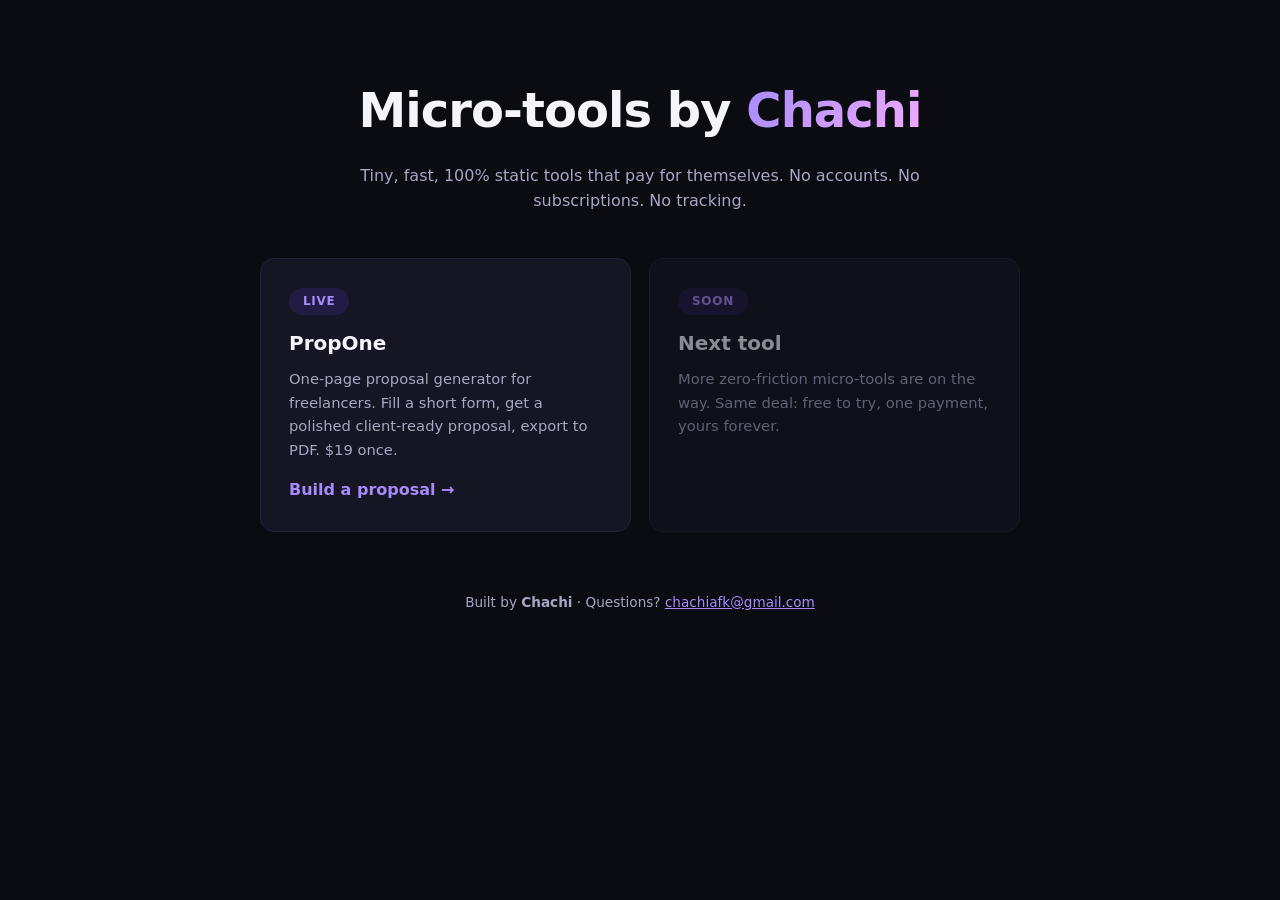
<file: index.html>
<!DOCTYPE html>
<html lang="en">
<head>
<meta charset="UTF-8">
<meta name="viewport" content="width=device-width, initial-scale=1.0">
<title>Chachi — Micro-tools that pay for themselves</title>
<meta name="description" content="Tiny, fast, 100% static micro-tools by Chachi. No accounts, no subscriptions, no tracking.">
<style>
*{box-sizing:border-box;margin:0;padding:0}
body{background:#0b0b12;color:#f4f4fa;font-family:"Inter","Segoe UI",system-ui,sans-serif;line-height:1.6;padding:72px 20px}
.wrap{max-width:760px;margin:0 auto;text-align:center}
h1{font-size:clamp(2rem,5vw,3rem);letter-spacing:-.02em;margin-bottom:14px}
.grad{background:linear-gradient(120deg,#a78bfa,#f0abfc);-webkit-background-clip:text;background-clip:text;color:transparent}
p.sub{color:#a7a7c4;max-width:560px;margin:0 auto 44px}
.grid{display:grid;grid-template-columns:repeat(auto-fit,minmax(240px,1fr));gap:18px;text-align:left}
.card{background:#151523;border:1px solid #23233a;border-radius:14px;padding:28px;display:block;color:inherit;text-decoration:none;transition:transform .12s}
.card:hover{transform:translateY(-3px);text-decoration:none;border-color:#6c3df5}
.card h2{font-size:1.25rem;margin-bottom:8px}
.card p{color:#a7a7c4;font-size:.92rem;margin-bottom:16px}
.tag{display:inline-block;font-size:.75rem;font-weight:800;letter-spacing:.06em;background:rgba(108,61,245,.15);color:#a78bfa;border-radius:99px;padding:4px 14px;margin-bottom:12px}
.cta{color:#a78bfa;font-weight:700}
.soon{opacity:.55}
.foot{margin-top:60px;color:#a7a7c4;font-size:.85rem}
.foot a{color:#a78bfa}
</style>
</head>
<body>
<div class="wrap">
  <h1>Micro-tools by <span class="grad">Chachi</span></h1>
  <p class="sub">Tiny, fast, 100% static tools that pay for themselves. No accounts. No subscriptions. No tracking.</p>
  <div class="grid">
    <a class="card" href="/propone/">
      <span class="tag">LIVE</span>
      <h2>PropOne</h2>
      <p>One-page proposal generator for freelancers. Fill a short form, get a polished client-ready proposal, export to PDF. $19 once.</p>
      <span class="cta">Build a proposal →</span>
    </a>
    <div class="card soon">
      <span class="tag">SOON</span>
      <h2>Next tool</h2>
      <p>More zero-friction micro-tools are on the way. Same deal: free to try, one payment, yours forever.</p>
    </div>
  </div>
  <p class="foot">Built by <strong>Chachi</strong> · Questions? <a href="mailto:chachiafk@gmail.com">chachiafk@gmail.com</a></p>
</div>
</body>
</html>
</file>
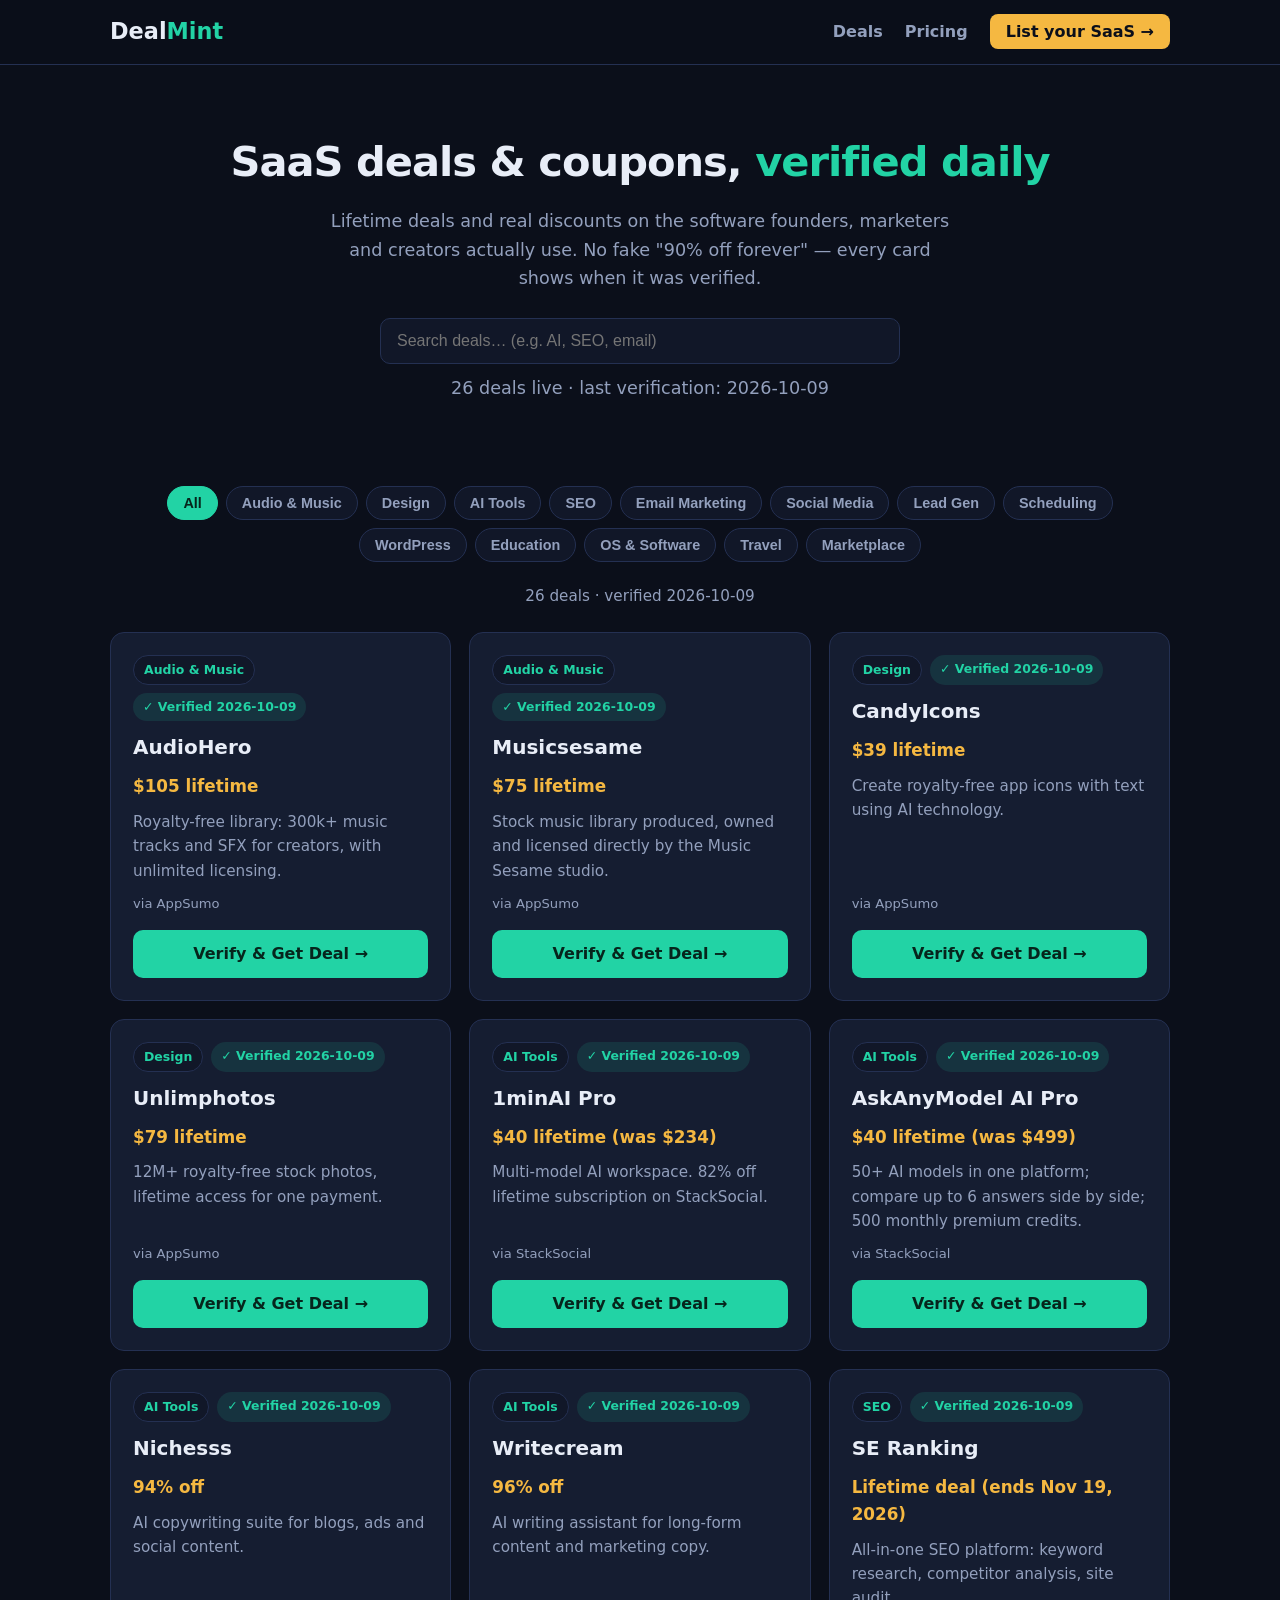
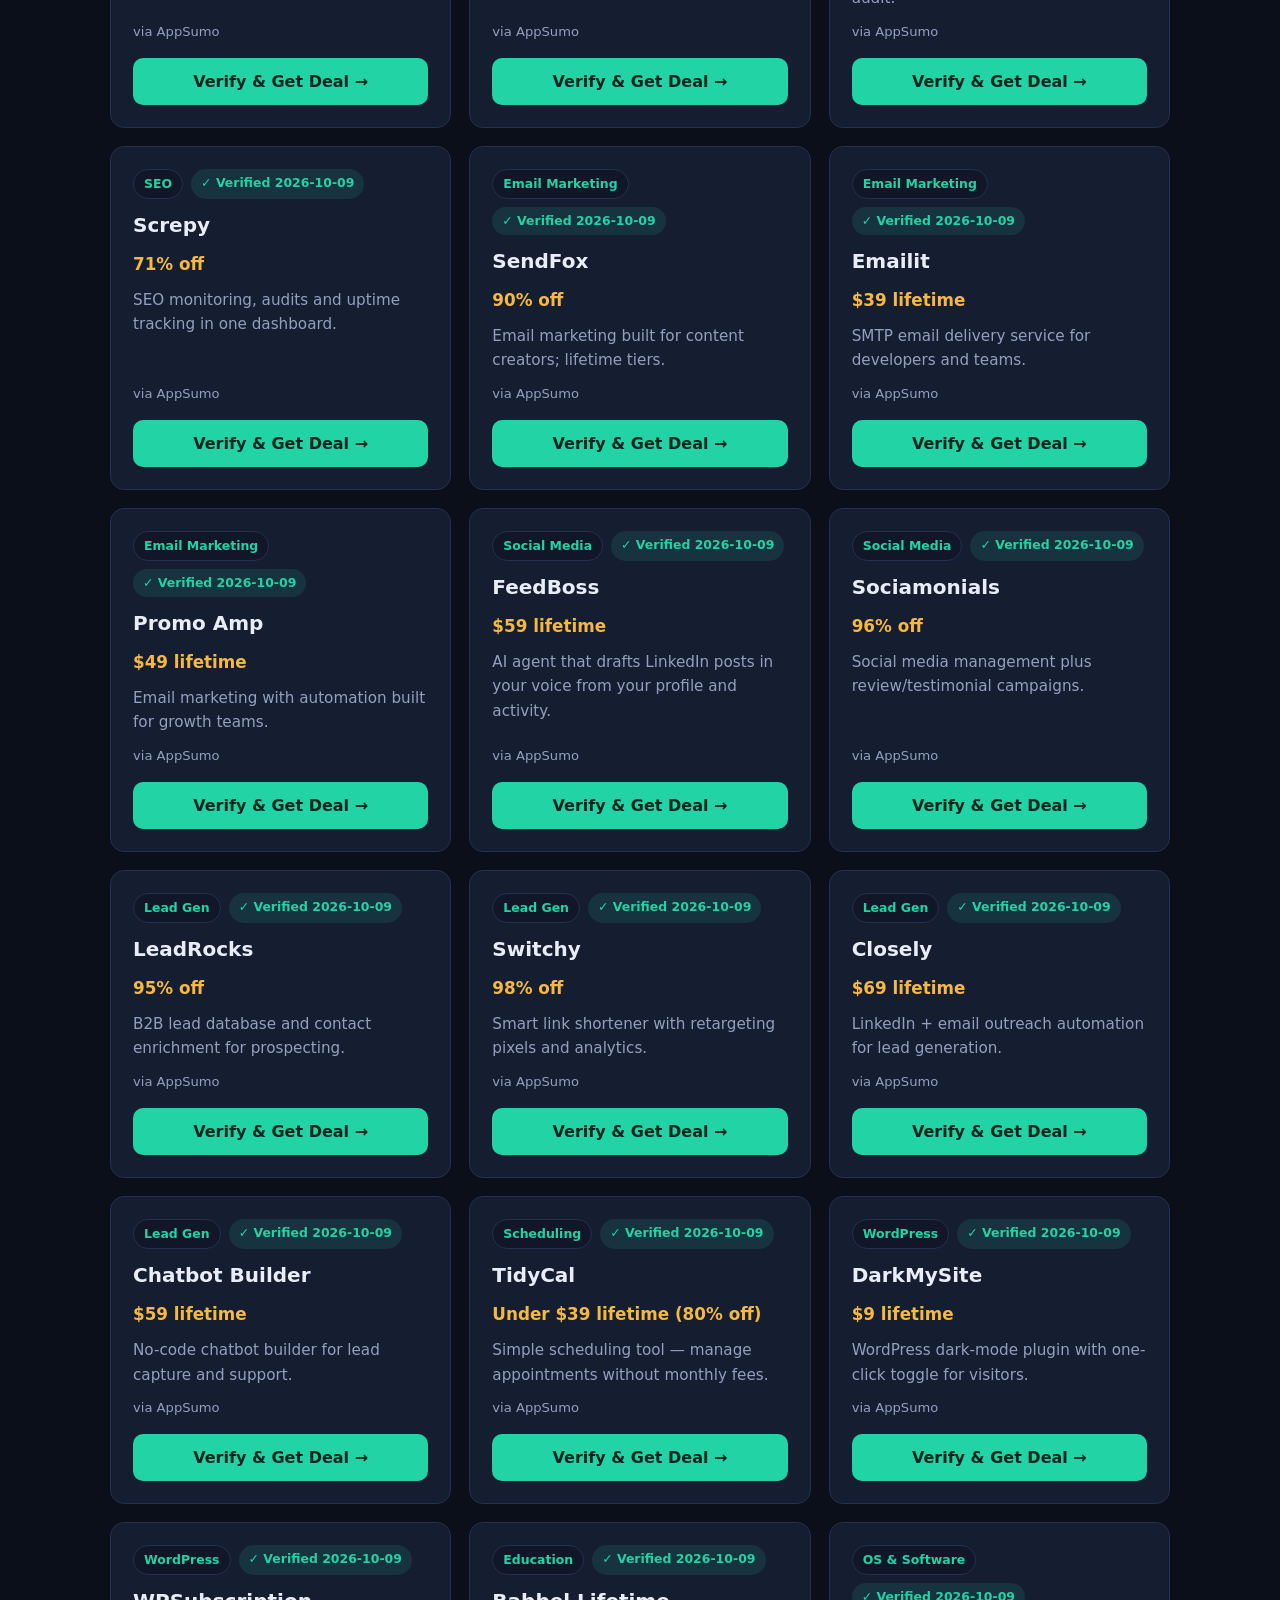
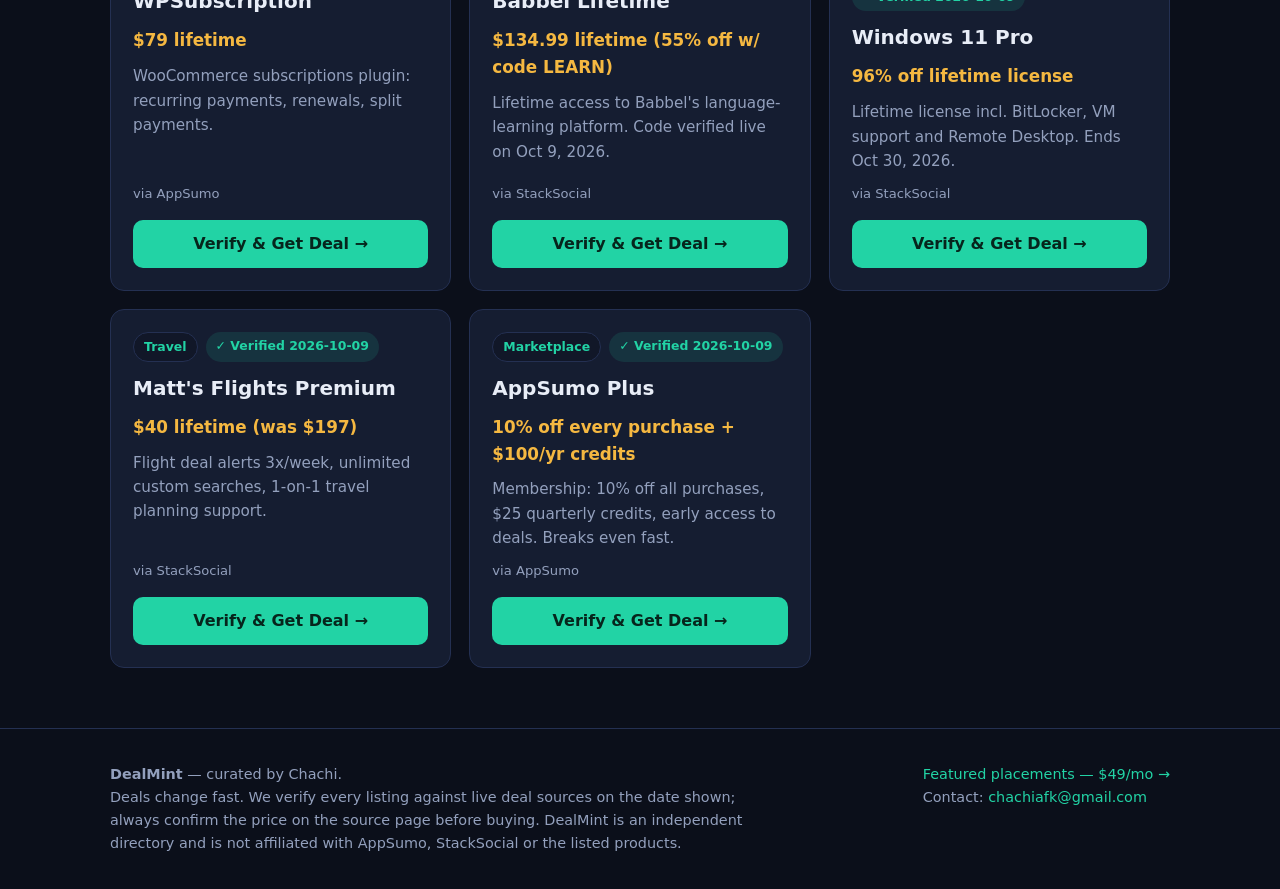
<file: dealmint/index.html>
<!DOCTYPE html>
<html lang="en">
<head>
<meta charset="UTF-8">
<meta name="viewport" content="width=device-width, initial-scale=1.0">
<title>DealMint — SaaS Deals &amp; Coupons, Verified Daily</title>
<meta name="description" content="The freshest SaaS deals, lifetime deals and coupons — verified daily. AI tools, SEO, email marketing, design, scheduling and more.">
<link rel="stylesheet" href="assets/style.css">
</head>
<body>

<nav>
  <div class="wrap">
    <a class="logo" href="index.html">Deal<span>Mint</span></a>
    <ul>
      <li><a href="index.html">Deals</a></li>
      <li><a href="pricing.html">Pricing</a></li>
      <li><a class="cta" href="pricing.html">List your SaaS →</a></li>
    </ul>
  </div>
</nav>

<header class="hero">
  <div class="wrap">
    <h1>SaaS deals &amp; coupons, <span>verified daily</span></h1>
    <p>Lifetime deals and real discounts on the software founders, marketers and creators actually use. No fake "90% off forever" — every card shows when it was verified.</p>
    <div class="searchbar">
      <input id="search" type="search" placeholder="Search deals… (e.g. AI, SEO, email)" aria-label="Search deals">
    </div>
    <p class="hint">26 deals live · last verification: 2026-10-09</p>
  </div>
</header>

<main class="wrap">
  <div id="catBar" class="catbar"></div>
  <p id="count" class="count"></p>
  <div id="grid" class="grid"></div>
</main>

<footer>
  <div class="wrap">
    <div class="disc">
      <p><strong>DealMint</strong> — curated by Chachi.</p>
      <p>Deals change fast. We verify every listing against live deal sources on the date shown; always confirm the price on the source page before buying. DealMint is an independent directory and is not affiliated with AppSumo, StackSocial or the listed products.</p>
    </div>
    <div>
      <p><a href="pricing.html">Featured placements — $49/mo →</a></p>
      <p>Contact: <a href="mailto:chachiafk@gmail.com">chachiafk@gmail.com</a></p>
    </div>
  </div>
</footer>

<script src="assets/deals.js"></script>
</body>
</html>
</file>
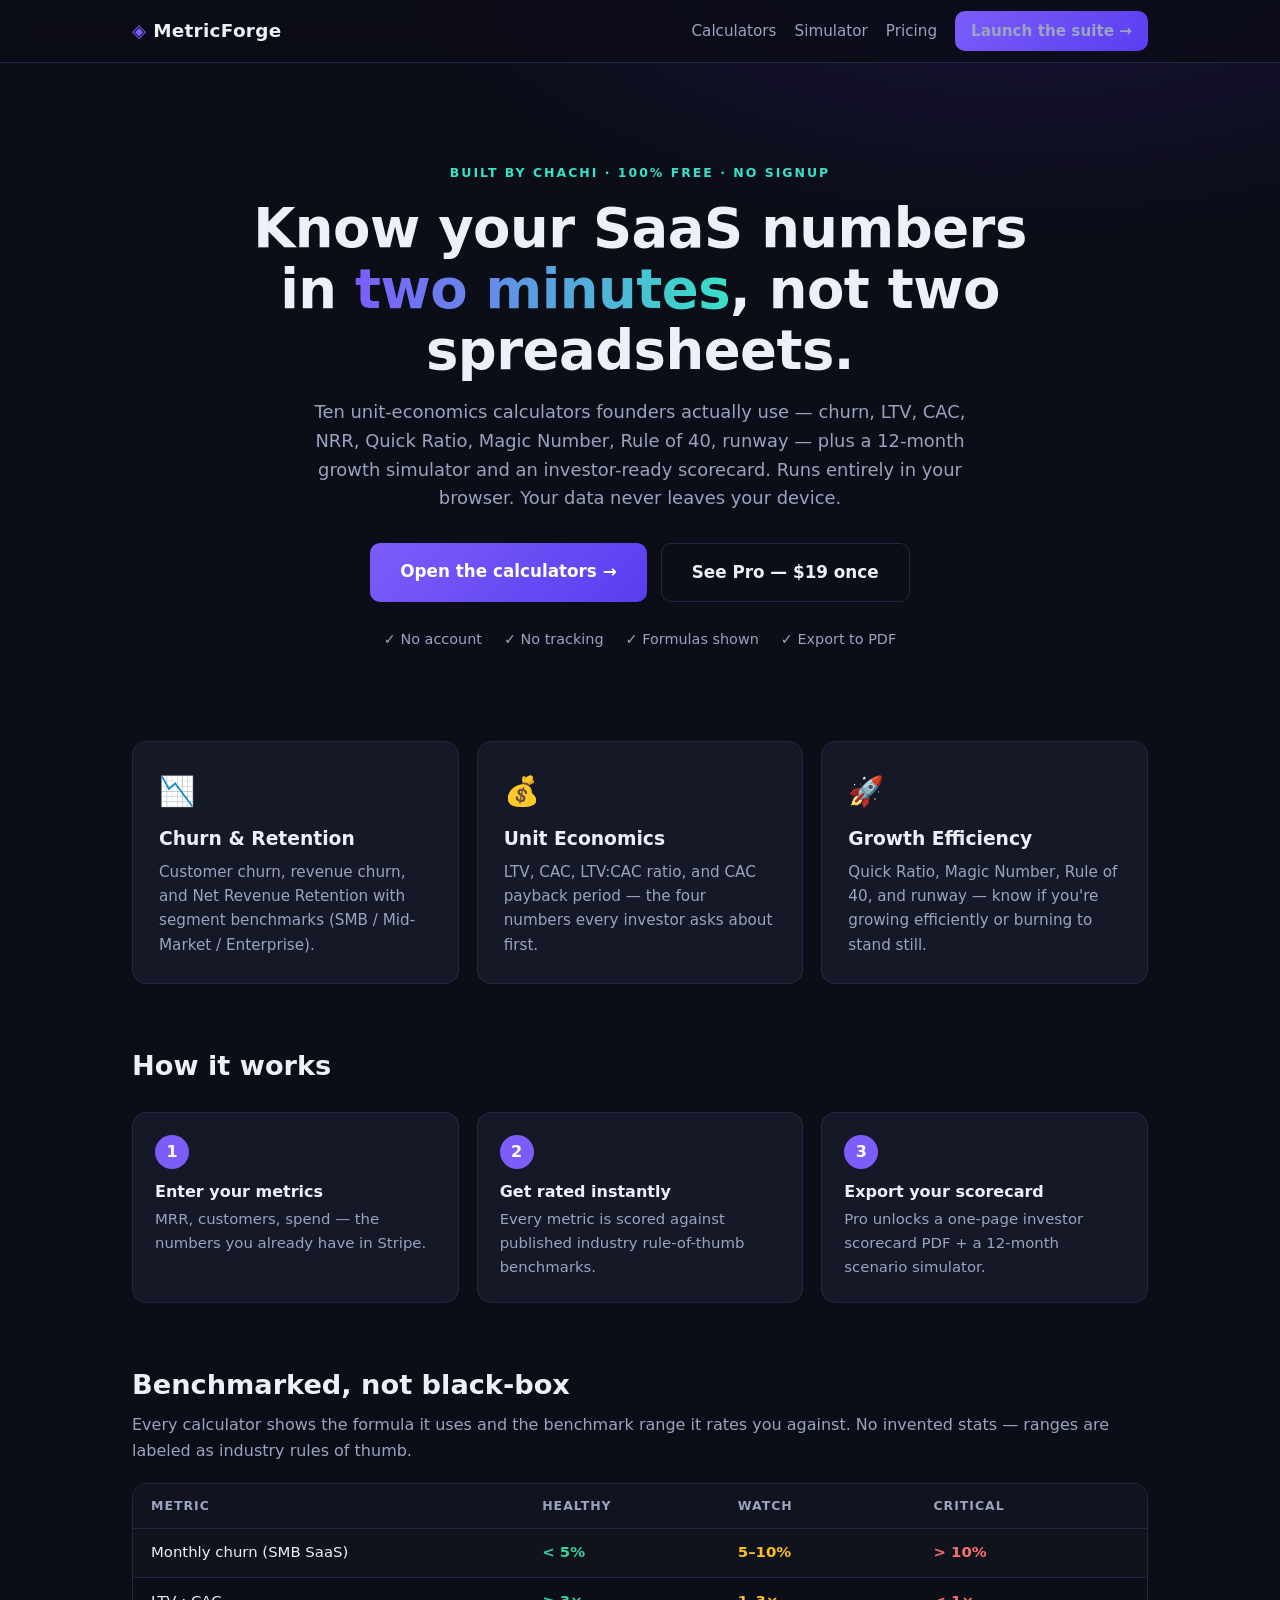
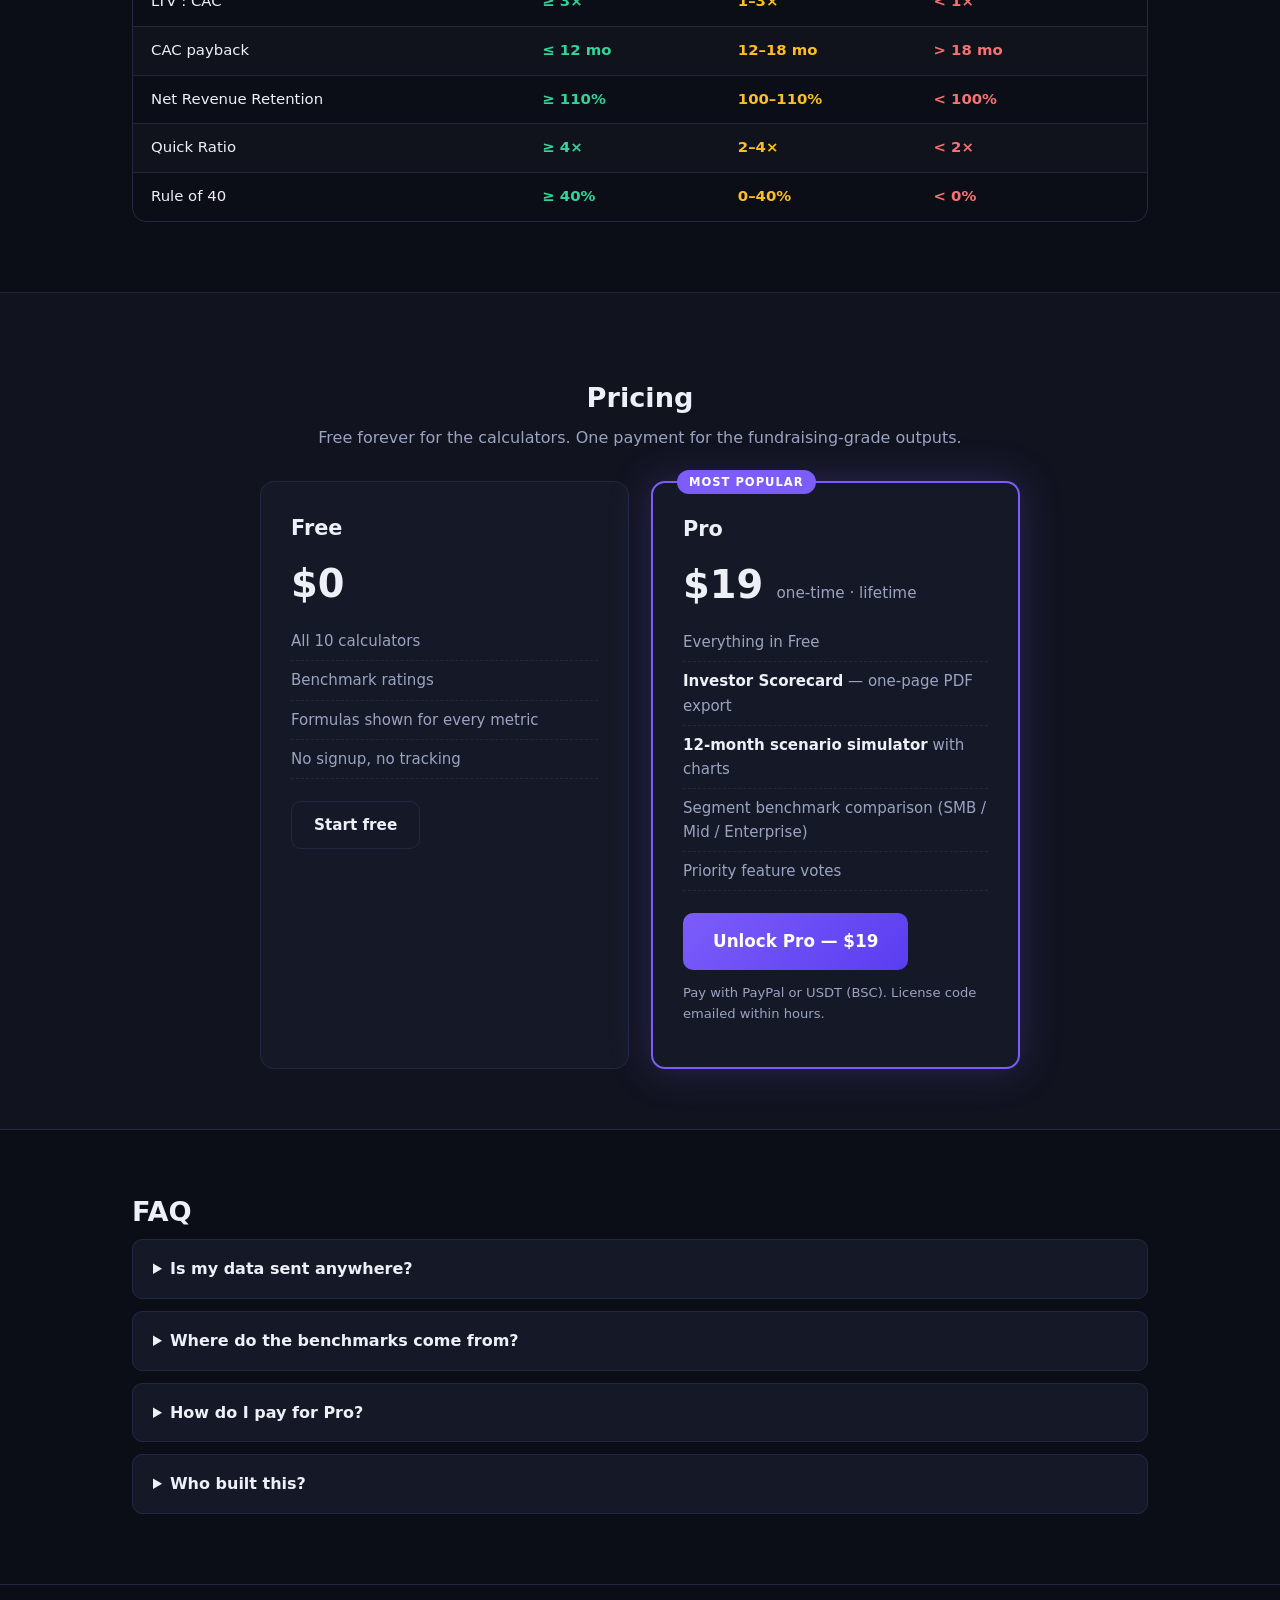
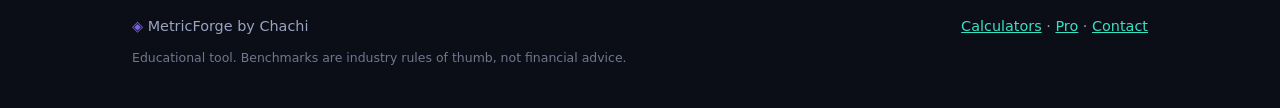
<file: metricforge/index.html>
<!DOCTYPE html>
<html lang="en">
<head>
<meta charset="UTF-8">
<meta name="viewport" content="width=device-width, initial-scale=1.0">
<title>MetricForge — SaaS Unit Economics Suite | Churn, LTV, CAC Calculators</title>
<meta name="description" content="10 free SaaS metrics calculators: churn rate, revenue churn, LTV, CAC, LTV:CAC, CAC payback, NRR, Quick Ratio, Magic Number, Rule of 40, runway + a 12-month scenario simulator. No signup.">
<link rel="stylesheet" href="styles.css">
</head>
<body>
<header class="nav">
  <div class="wrap nav-inner">
    <a class="brand" href="index.html"><span class="brand-mark">◈</span> MetricForge</a>
    <nav class="nav-links">
      <a href="app.html">Calculators</a>
      <a href="app.html#simulator">Simulator</a>
      <a href="#pricing">Pricing</a>
      <a href="app.html" class="btn btn-sm">Launch the suite →</a>
    </nav>
  </div>
</header>

<section class="hero">
  <div class="wrap">
    <p class="eyebrow">Built by Chachi · 100% free · No signup</p>
    <h1>Know your SaaS numbers<br>in <span class="grad">two minutes</span>, not two spreadsheets.</h1>
    <p class="lede">Ten unit-economics calculators founders actually use — churn, LTV, CAC, NRR, Quick Ratio, Magic Number, Rule of 40, runway — plus a 12-month growth simulator and an investor-ready scorecard. Runs entirely in your browser. Your data never leaves your device.</p>
    <div class="cta-row">
      <a href="app.html" class="btn btn-lg">Open the calculators →</a>
      <a href="#pricing" class="btn btn-ghost btn-lg">See Pro — $19 once</a>
    </div>
    <div class="trust-row">
      <span>✓ No account</span><span>✓ No tracking</span><span>✓ Formulas shown</span><span>✓ Export to PDF</span>
    </div>
  </div>
</section>

<section class="wrap grid-3" id="tools">
  <div class="card">
    <div class="card-ico">📉</div>
    <h3>Churn &amp; Retention</h3>
    <p>Customer churn, revenue churn, and Net Revenue Retention with segment benchmarks (SMB / Mid-Market / Enterprise).</p>
  </div>
  <div class="card">
    <div class="card-ico">💰</div>
    <h3>Unit Economics</h3>
    <p>LTV, CAC, LTV:CAC ratio, and CAC payback period — the four numbers every investor asks about first.</p>
  </div>
  <div class="card">
    <div class="card-ico">🚀</div>
    <h3>Growth Efficiency</h3>
    <p>Quick Ratio, Magic Number, Rule of 40, and runway — know if you're growing efficiently or burning to stand still.</p>
  </div>
</section>

<section class="wrap how">
  <h2>How it works</h2>
  <div class="steps">
    <div class="step"><span class="n">1</span><h4>Enter your metrics</h4><p>MRR, customers, spend — the numbers you already have in Stripe.</p></div>
    <div class="step"><span class="n">2</span><h4>Get rated instantly</h4><p>Every metric is scored against published industry rule-of-thumb benchmarks.</p></div>
    <div class="step"><span class="n">3</span><h4>Export your scorecard</h4><p>Pro unlocks a one-page investor scorecard PDF + a 12-month scenario simulator.</p></div>
  </div>
</section>

<section class="wrap" id="benchmarks">
  <h2>Benchmarked, not black-box</h2>
  <p class="sub">Every calculator shows the formula it uses and the benchmark range it rates you against. No invented stats — ranges are labeled as industry rules of thumb.</p>
  <div class="bench-table">
    <div class="bench-row bench-head"><span>Metric</span><span>Healthy</span><span>Watch</span><span>Critical</span></div>
    <div class="bench-row"><span>Monthly churn (SMB SaaS)</span><span class="ok">&lt; 5%</span><span class="warn">5–10%</span><span class="bad">&gt; 10%</span></div>
    <div class="bench-row"><span>LTV : CAC</span><span class="ok">≥ 3×</span><span class="warn">1–3×</span><span class="bad">&lt; 1×</span></div>
    <div class="bench-row"><span>CAC payback</span><span class="ok">≤ 12 mo</span><span class="warn">12–18 mo</span><span class="bad">&gt; 18 mo</span></div>
    <div class="bench-row"><span>Net Revenue Retention</span><span class="ok">≥ 110%</span><span class="warn">100–110%</span><span class="bad">&lt; 100%</span></div>
    <div class="bench-row"><span>Quick Ratio</span><span class="ok">≥ 4×</span><span class="warn">2–4×</span><span class="bad">&lt; 2×</span></div>
    <div class="bench-row"><span>Rule of 40</span><span class="ok">≥ 40%</span><span class="warn">0–40%</span><span class="bad">&lt; 0%</span></div>
  </div>
</section>

<section class="pricing" id="pricing">
  <div class="wrap">
    <h2>Pricing</h2>
    <p class="sub">Free forever for the calculators. One payment for the fundraising-grade outputs.</p>
    <div class="plans">
      <div class="plan">
        <h3>Free</h3>
        <p class="price">$0</p>
        <ul>
          <li>All 10 calculators</li>
          <li>Benchmark ratings</li>
          <li>Formulas shown for every metric</li>
          <li>No signup, no tracking</li>
        </ul>
        <a href="app.html" class="btn btn-ghost">Start free</a>
      </div>
      <div class="plan plan-pro">
        <div class="badge">MOST POPULAR</div>
        <h3>Pro</h3>
        <p class="price">$19 <span>one-time · lifetime</span></p>
        <ul>
          <li>Everything in Free</li>
          <li><strong>Investor Scorecard</strong> — one-page PDF export</li>
          <li><strong>12-month scenario simulator</strong> with charts</li>
          <li>Segment benchmark comparison (SMB / Mid / Enterprise)</li>
          <li>Priority feature votes</li>
        </ul>
        <a href="app.html#pro" class="btn btn-lg">Unlock Pro — $19</a>
        <p class="pay-note">Pay with PayPal or USDT (BSC). License code emailed within hours.</p>
      </div>
    </div>
  </div>
</section>

<section class="wrap faq">
  <h2>FAQ</h2>
  <details><summary>Is my data sent anywhere?</summary><p>No. MetricForge runs 100% in your browser. There is no backend, no database, no analytics. Close the tab and your numbers are gone (unless you export them).</p></details>
  <details><summary>Where do the benchmarks come from?</summary><p>Published industry rules of thumb (the ranges VCs and operators quote publicly — e.g. LTV:CAC ≥ 3, Rule of 40 ≥ 40%). They are labeled as such on every result, never presented as our own research.</p></details>
  <details><summary>How do I pay for Pro?</summary><p>PayPal to <strong>chachiafk@gmail.com</strong> or USDT (BEP-20 / BSC network only) to <code>0xb2a38e074808f0c0d4ee9c13f5894c6c601fb172</code>. Email your receipt to <strong>chachiafk@gmail.com</strong> with subject <strong>METRICFORGE PRO</strong> and you'll receive a lifetime license code.</p></details>
  <details><summary>Who built this?</summary><p>MetricForge is built and maintained by <strong>Chachi</strong> — independent maker of practical tools for founders.</p></details>
</section>

<footer>
  <div class="wrap foot-inner">
    <span><span class="brand-mark">◈</span> MetricForge by Chachi</span>
    <span class="foot-links"><a href="app.html">Calculators</a> · <a href="app.html#pro">Pro</a> · <a href="mailto:chachiafk@gmail.com">Contact</a></span>
  </div>
  <p class="disclaimer wrap">Educational tool. Benchmarks are industry rules of thumb, not financial advice.</p>
</footer>
</body>
</html>
</file>
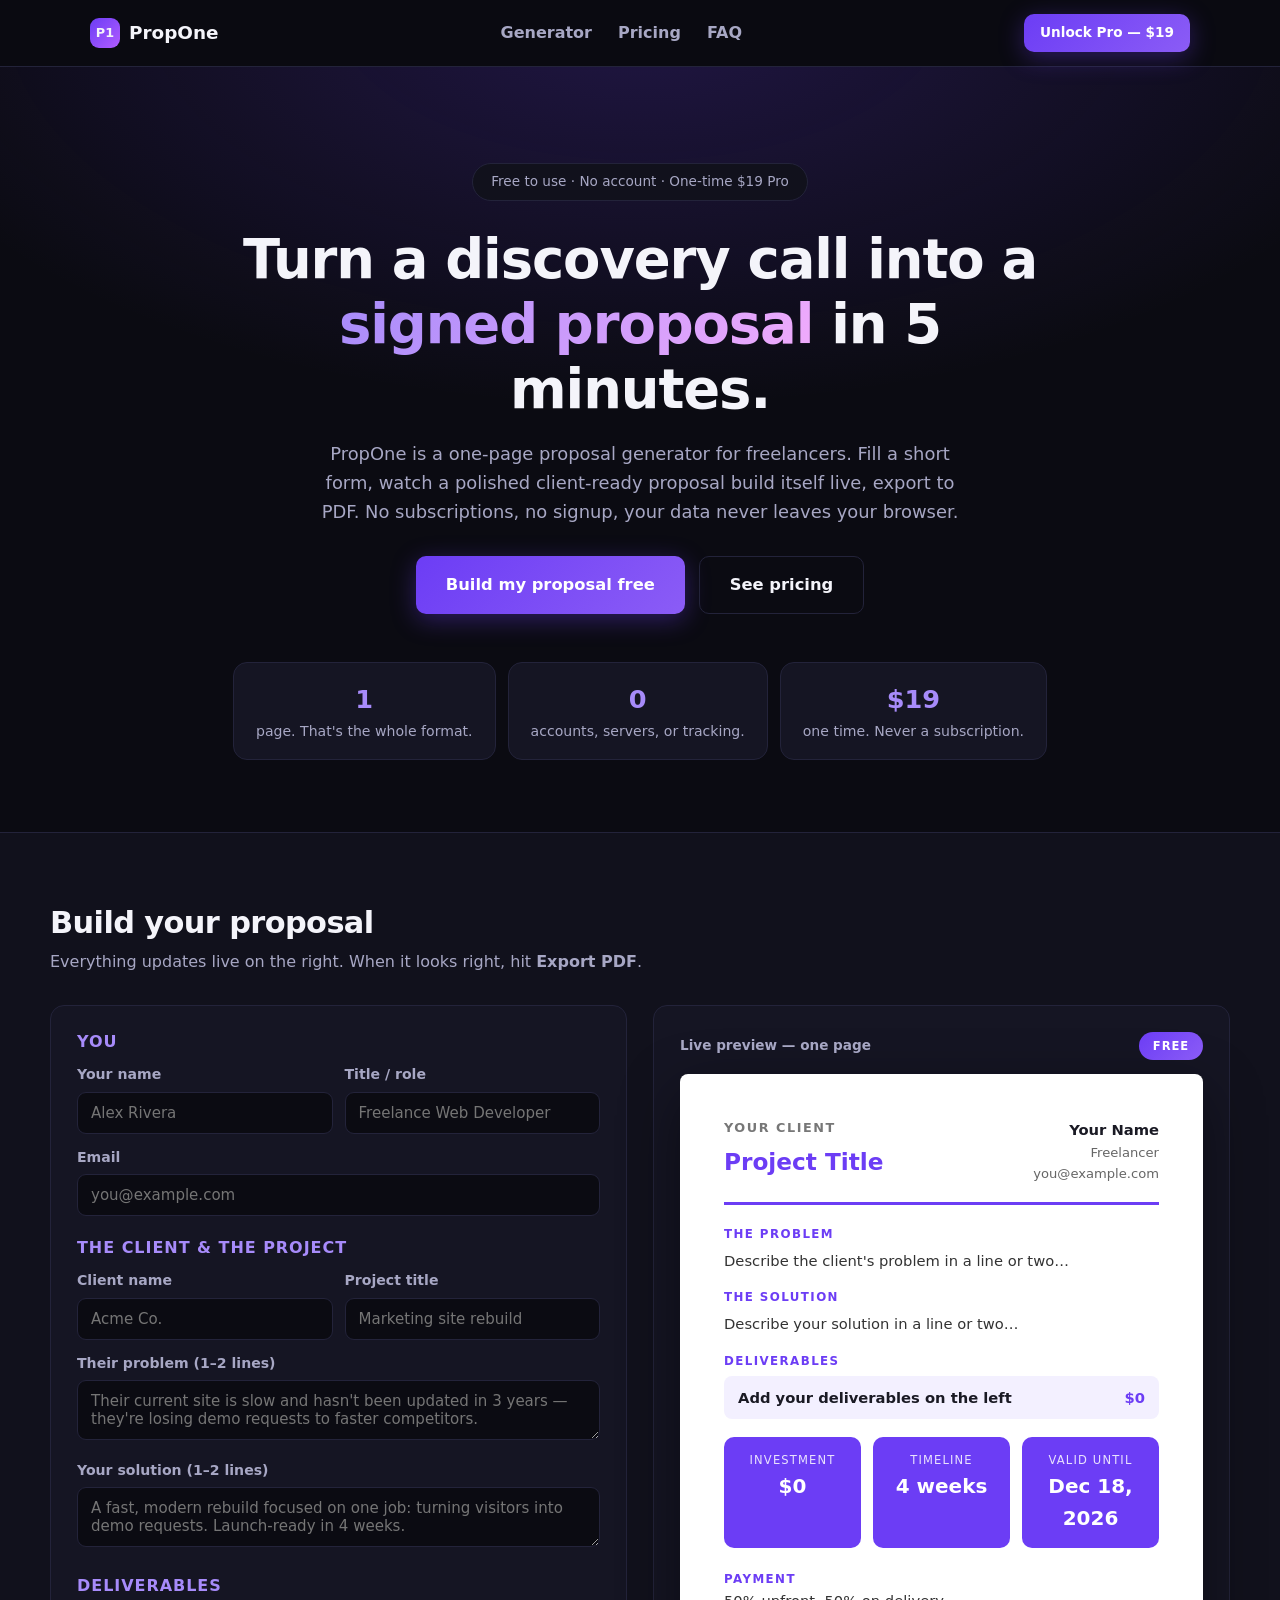
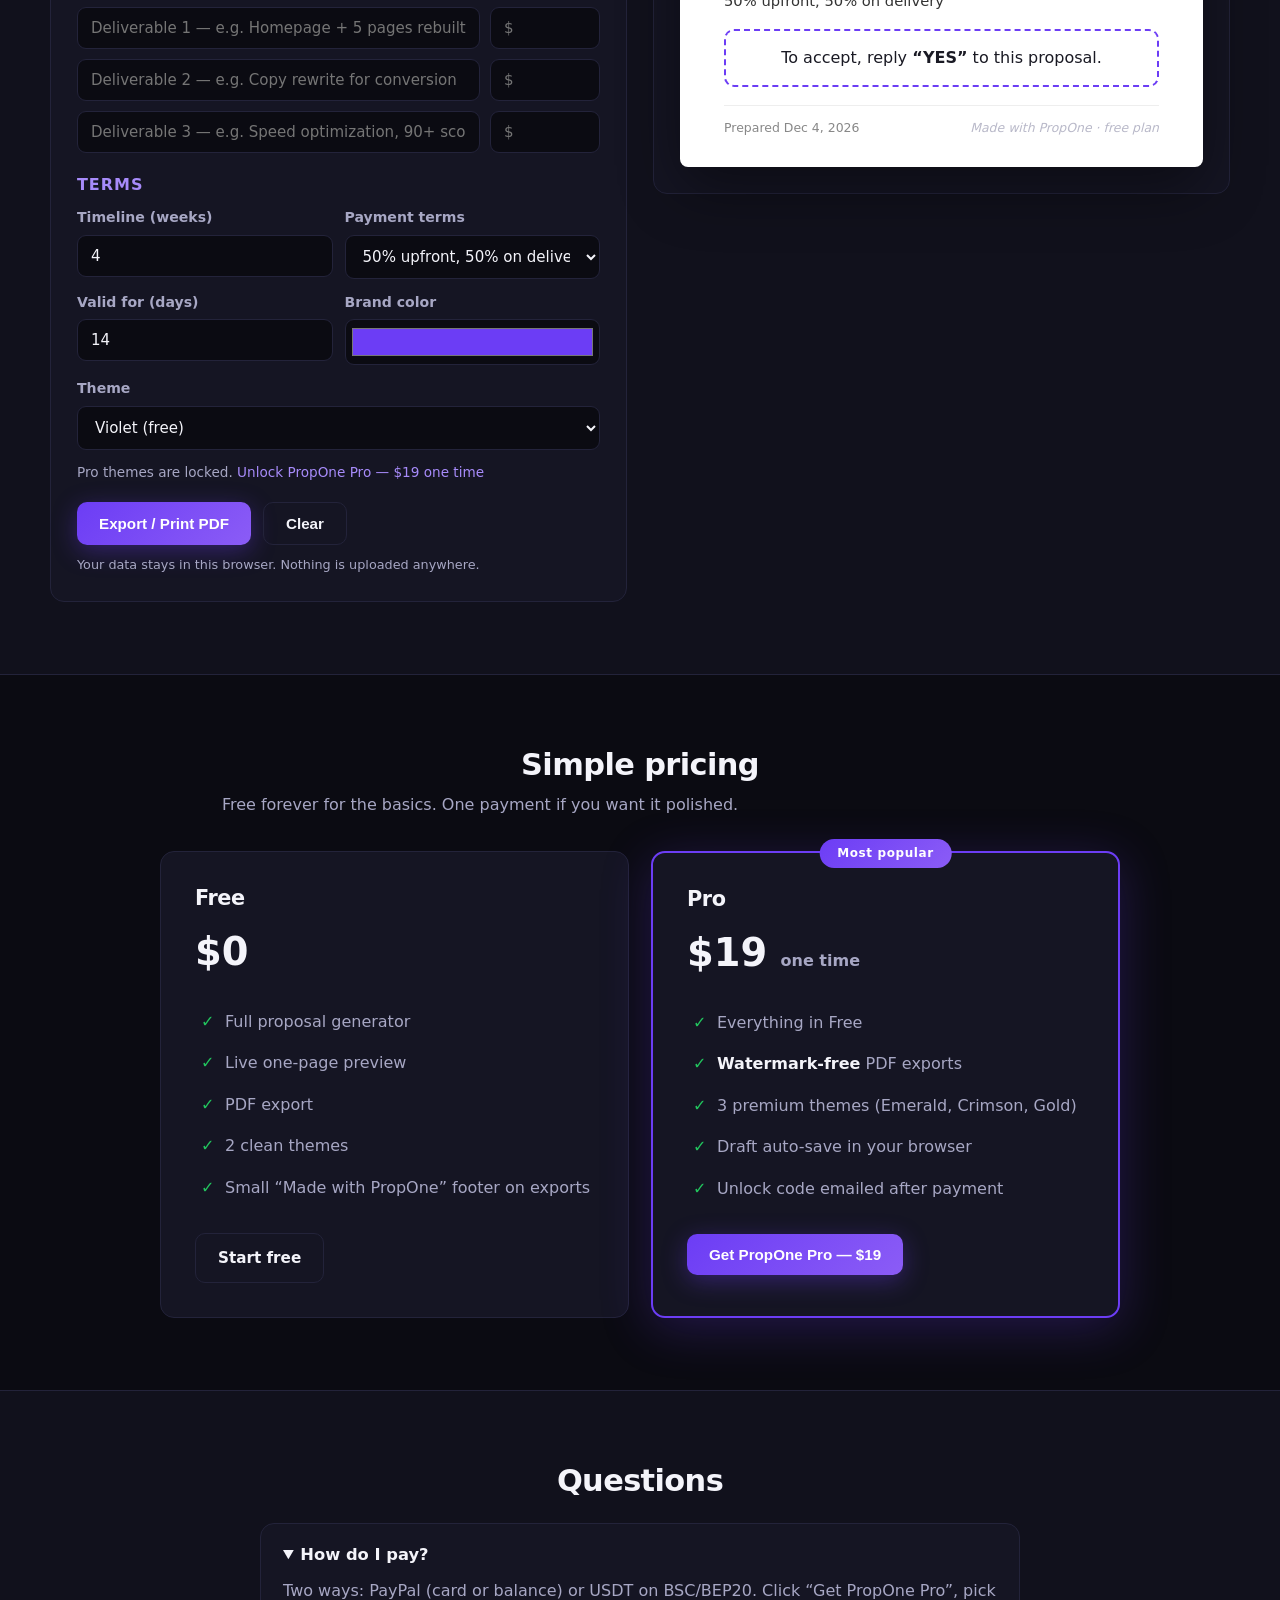
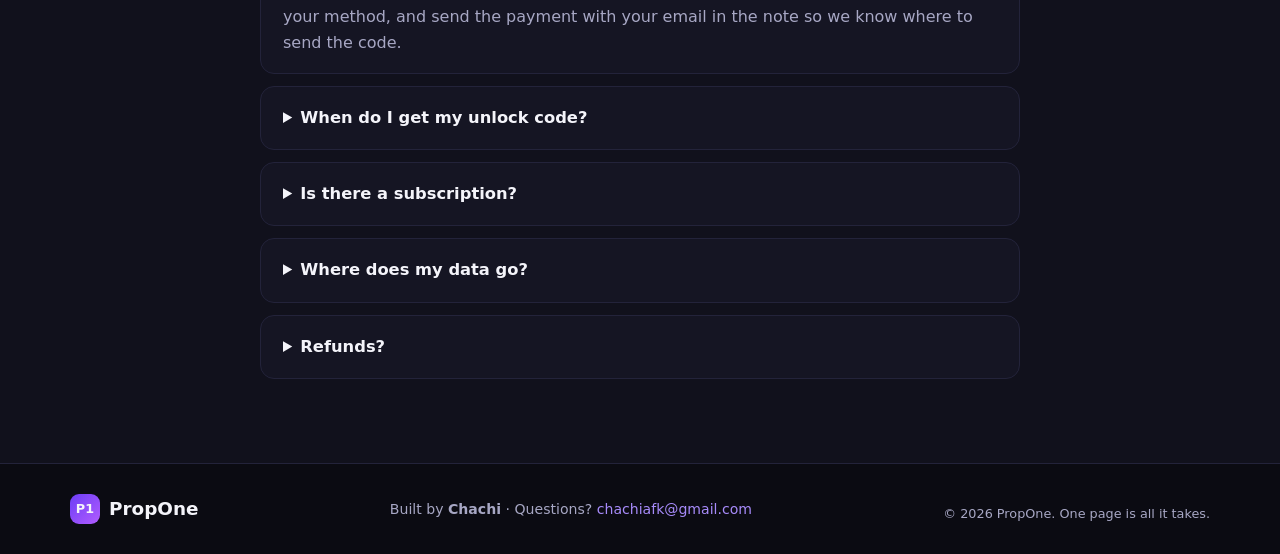
<file: propone/index.html>
<!DOCTYPE html>
<html lang="en">
<head>
<meta charset="UTF-8">
<meta name="viewport" content="width=device-width, initial-scale=1.0">
<title>PropOne — One-Page Proposals That Win Freelance Clients</title>
<meta name="description" content="PropOne is a free one-page proposal generator for freelancers. Fill a short form, get a polished client-ready proposal, export to PDF. Pro is $19 once.">
<link rel="stylesheet" href="style.css">
</head>
<body>

<header class="nav">
  <div class="nav-inner">
    <a class="brand" href="#top"><span class="brand-mark">P1</span> PropOne</a>
    <nav class="nav-links">
      <a href="#generator">Generator</a>
      <a href="#pricing">Pricing</a>
      <a href="#faq">FAQ</a>
    </nav>
    <a class="btn btn-primary btn-sm" href="#pricing">Unlock Pro — $19</a>
  </div>
</header>

<main id="top">

<section class="hero">
  <div class="hero-inner">
    <p class="eyebrow">Free to use · No account · One-time $19 Pro</p>
    <h1>Turn a discovery call into a <span class="grad">signed proposal</span> in 5 minutes.</h1>
    <p class="sub">PropOne is a one-page proposal generator for freelancers. Fill a short form, watch a polished client-ready proposal build itself live, export to PDF. No subscriptions, no signup, your data never leaves your browser.</p>
    <div class="hero-cta">
      <a class="btn btn-primary btn-lg" href="#generator">Build my proposal free</a>
      <a class="btn btn-ghost btn-lg" href="#pricing">See pricing</a>
    </div>
    <div class="hero-proof">
      <div><strong>1</strong><span>page. That's the whole format.</span></div>
      <div><strong>0</strong><span>accounts, servers, or tracking.</span></div>
      <div><strong>$19</strong><span>one time. Never a subscription.</span></div>
    </div>
  </div>
</section>

<section id="generator" class="app-section">
  <div class="app-wrap">
    <h2>Build your proposal</h2>
    <p class="section-sub">Everything updates live on the right. When it looks right, hit <strong>Export PDF</strong>.</p>

    <div class="app-grid">
      <form id="propForm" class="panel form-panel" onsubmit="return false">

        <h3>You</h3>
        <div class="row2">
          <label>Your name<input id="fName" type="text" placeholder="Alex Rivera" autocomplete="off"></label>
          <label>Title / role<input id="fTitle" type="text" placeholder="Freelance Web Developer" autocomplete="off"></label>
        </div>
        <label>Email<input id="fEmail" type="email" placeholder="you@example.com" autocomplete="off"></label>

        <h3>The client &amp; the project</h3>
        <div class="row2">
          <label>Client name<input id="fClient" type="text" placeholder="Acme Co." autocomplete="off"></label>
          <label>Project title<input id="fProject" type="text" placeholder="Marketing site rebuild" autocomplete="off"></label>
        </div>
        <label>Their problem (1–2 lines)<textarea id="fProblem" rows="2" placeholder="Their current site is slow and hasn't been updated in 3 years — they're losing demo requests to faster competitors."></textarea></label>
        <label>Your solution (1–2 lines)<textarea id="fSolution" rows="2" placeholder="A fast, modern rebuild focused on one job: turning visitors into demo requests. Launch-ready in 4 weeks."></textarea></label>

        <h3>Deliverables</h3>
        <div id="deliverableRows">
          <div class="drow"><input class="dDesc" type="text" placeholder="Deliverable 1 — e.g. Homepage + 5 pages rebuilt"><input class="dPrice" type="number" min="0" step="1" placeholder="$"></div>
          <div class="drow"><input class="dDesc" type="text" placeholder="Deliverable 2 — e.g. Copy rewrite for conversion"><input class="dPrice" type="number" min="0" step="1" placeholder="$"></div>
          <div class="drow"><input class="dDesc" type="text" placeholder="Deliverable 3 — e.g. Speed optimization, 90+ score"><input class="dPrice" type="number" min="0" step="1" placeholder="$"></div>
        </div>

        <h3>Terms</h3>
        <div class="row2">
          <label>Timeline (weeks)<input id="fWeeks" type="number" min="1" step="1" value="4"></label>
          <label>Payment terms
            <select id="fTerms">
              <option>50% upfront, 50% on delivery</option>
              <option>100% upfront</option>
              <option>Milestones: 30 / 40 / 30</option>
              <option>Net 14 after delivery</option>
            </select>
          </label>
        </div>
        <div class="row2">
          <label>Valid for (days)<input id="fValid" type="number" min="1" step="1" value="14"></label>
          <label>Brand color<input id="fColor" type="color" value="#6c3df5"></label>
        </div>
        <label>Theme
          <select id="fTheme">
            <option value="violet">Violet (free)</option>
            <option value="ink">Ink (free)</option>
            <option value="emerald" data-pro="1">Emerald — Pro</option>
            <option value="crimson" data-pro="1">Crimson — Pro</option>
            <option value="gold" data-pro="1">Gold — Pro</option>
          </select>
        </label>
        <p class="pro-hint" id="proHint">Pro themes are locked. <a href="#pricing">Unlock PropOne Pro — $19 one time</a></p>

        <div class="form-actions">
          <button class="btn btn-primary" type="button" id="btnPrint">Export / Print PDF</button>
          <button class="btn btn-ghost" type="button" id="btnClear">Clear</button>
        </div>
        <p class="tiny-note">Your data stays in this browser. Nothing is uploaded anywhere.</p>
      </form>

      <div class="panel preview-panel">
        <div class="preview-toolbar">
          <span class="preview-label">Live preview — one page</span>
          <span class="badge" id="tierBadge">FREE</span>
        </div>
        <div id="paper" class="paper theme-violet">
          <div class="paper-head">
            <div>
              <div class="p-client" id="pClient">Your Client</div>
              <div class="p-project" id="pProject">Project Title</div>
            </div>
            <div class="p-from">
              <div class="p-name" id="pName">Your Name</div>
              <div class="p-title" id="pTitle">Freelancer</div>
              <div class="p-email" id="pEmail">you@example.com</div>
            </div>
          </div>
          <div class="p-section"><div class="p-label">The problem</div><p id="pProblem">…</p></div>
          <div class="p-section"><div class="p-label">The solution</div><p id="pSolution">…</p></div>
          <div class="p-section">
            <div class="p-label">Deliverables</div>
            <div id="pDelivs"></div>
          </div>
          <div class="p-total">
            <div><span>Investment</span><strong id="pTotal">$0</strong></div>
            <div><span>Timeline</span><strong id="pWeeks">4 weeks</strong></div>
            <div><span>Valid until</span><strong id="pValid">—</strong></div>
          </div>
          <div class="p-terms"><span class="p-label">Payment</span><p id="pTerms">50% upfront, 50% on delivery</p></div>
          <div class="p-cta" id="pCta">To accept, reply <strong>“YES”</strong> to this proposal.</div>
          <div class="p-foot">
            <span id="pDate"></span>
            <span class="p-watermark" id="pWatermark">Made with PropOne · propones free</span>
          </div>
        </div>
      </div>
    </div>
  </div>
</section>

<section id="pricing" class="pricing-section">
  <div class="pricing-wrap">
    <h2>Simple pricing</h2>
    <p class="section-sub">Free forever for the basics. One payment if you want it polished.</p>
    <div class="cards">
      <div class="card">
        <h3>Free</h3>
        <div class="price">$0</div>
        <ul>
          <li>Full proposal generator</li>
          <li>Live one-page preview</li>
          <li>PDF export</li>
          <li>2 clean themes</li>
          <li>Small “Made with PropOne” footer on exports</li>
        </ul>
        <a class="btn btn-ghost" href="#generator">Start free</a>
      </div>
      <div class="card featured">
        <div class="pop">Most popular</div>
        <h3>Pro</h3>
        <div class="price">$19 <span>one time</span></div>
        <ul>
          <li>Everything in Free</li>
          <li><strong>Watermark-free</strong> PDF exports</li>
          <li>3 premium themes (Emerald, Crimson, Gold)</li>
          <li>Draft auto-save in your browser</li>
          <li>Unlock code emailed after payment</li>
        </ul>
        <button class="btn btn-primary" id="btnBuy">Get PropOne Pro — $19</button>
      </div>
    </div>
  </div>
</section>

<section id="faq" class="faq-section">
  <div class="faq-wrap">
    <h2>Questions</h2>
    <details open><summary>How do I pay?</summary><p>Two ways: PayPal (card or balance) or USDT on BSC/BEP20. Click “Get PropOne Pro”, pick your method, and send the payment with your email in the note so we know where to send the code.</p></details>
    <details><summary>When do I get my unlock code?</summary><p>We review payments a few times a day and email your personal unlock code — usually within a few hours. Enter it once in the generator and Pro stays unlocked in your browser.</p></details>
    <details><summary>Is there a subscription?</summary><p>No. Pro is $19 once, forever. We think proposal tools shouldn't be rent.</p></details>
    <details><summary>Where does my data go?</summary><p>Nowhere. The generator runs entirely in your browser — no account, no server, no tracking. Your client details never leave your machine.</p></details>
    <details><summary>Refunds?</summary><p>7 days, no questions. Email us and we return the $19.</p></details>
  </div>
</section>

</main>

<footer>
  <div class="foot-inner">
    <span class="brand"><span class="brand-mark">P1</span> PropOne</span>
    <span>Built by <strong>Chachi</strong> · Questions? <a href="mailto:chachiafk@gmail.com">chachiafk@gmail.com</a></span>
    <span class="tiny-note">© 2026 PropOne. One page is all it takes.</span>
  </div>
</footer>

<!-- Buy modal -->
<div class="modal-backdrop" id="buyModal" hidden>
  <div class="modal">
    <button class="modal-x" id="modalClose" aria-label="Close">×</button>
    <h3>Get PropOne Pro — $19 one time</h3>
    <p class="tiny-note">After payment, we email your unlock code (usually within a few hours). Put your email in the payment note.</p>
    <div class="pay-tabs">
      <button class="pay-tab active" data-tab="paypal">PayPal</button>
      <button class="pay-tab" data-tab="usdt">USDT (BSC/BEP20)</button>
    </div>
    <div class="pay-pane" id="pane-paypal">
      <p>Pay <strong>$19 USD</strong> with PayPal:</p>
      <a class="btn btn-primary btn-block" id="paypalLink" target="_blank" rel="noopener"
         href="https://www.paypal.com/cgi-bin/webscr?cmd=_xclick&business=chachiafk@gmail.com&item_name=PropOne%20Pro%20-%20one-time%20unlock&amount=19.00&currency_code=USD">Pay $19 with PayPal</a>
      <p class="tiny-note">Opens PayPal checkout. Add your email in the note field.</p>
    </div>
    <div class="pay-pane" id="pane-usdt" hidden>
      <p>Send <strong>19 USDT</strong> (BSC / BEP20 network) to:</p>
      <div class="addr-row">
        <code id="usdtAddr">0xb2a38e074808f0c0d4ee9c13f5894c6c601fb172</code>
        <button class="btn btn-ghost btn-sm" id="btnCopy">Copy</button>
      </div>
      <p class="tiny-note">BSC/BEP20 network only. Include your email in the memo if your wallet supports it, or email us the tx hash.</p>
    </div>
    <div class="unlock-row">
      <label>Have a code? Enter it:<input id="unlockInput" type="text" placeholder="P1-XXXX-XXXX" autocomplete="off" spellcheck="false"></label>
      <button class="btn btn-primary btn-sm" id="btnUnlock">Unlock</button>
    </div>
    <p class="tiny-note" id="unlockMsg"></p>
  </div>
</div>

<script src="app.js"></script>
</body>
</html>
</file>
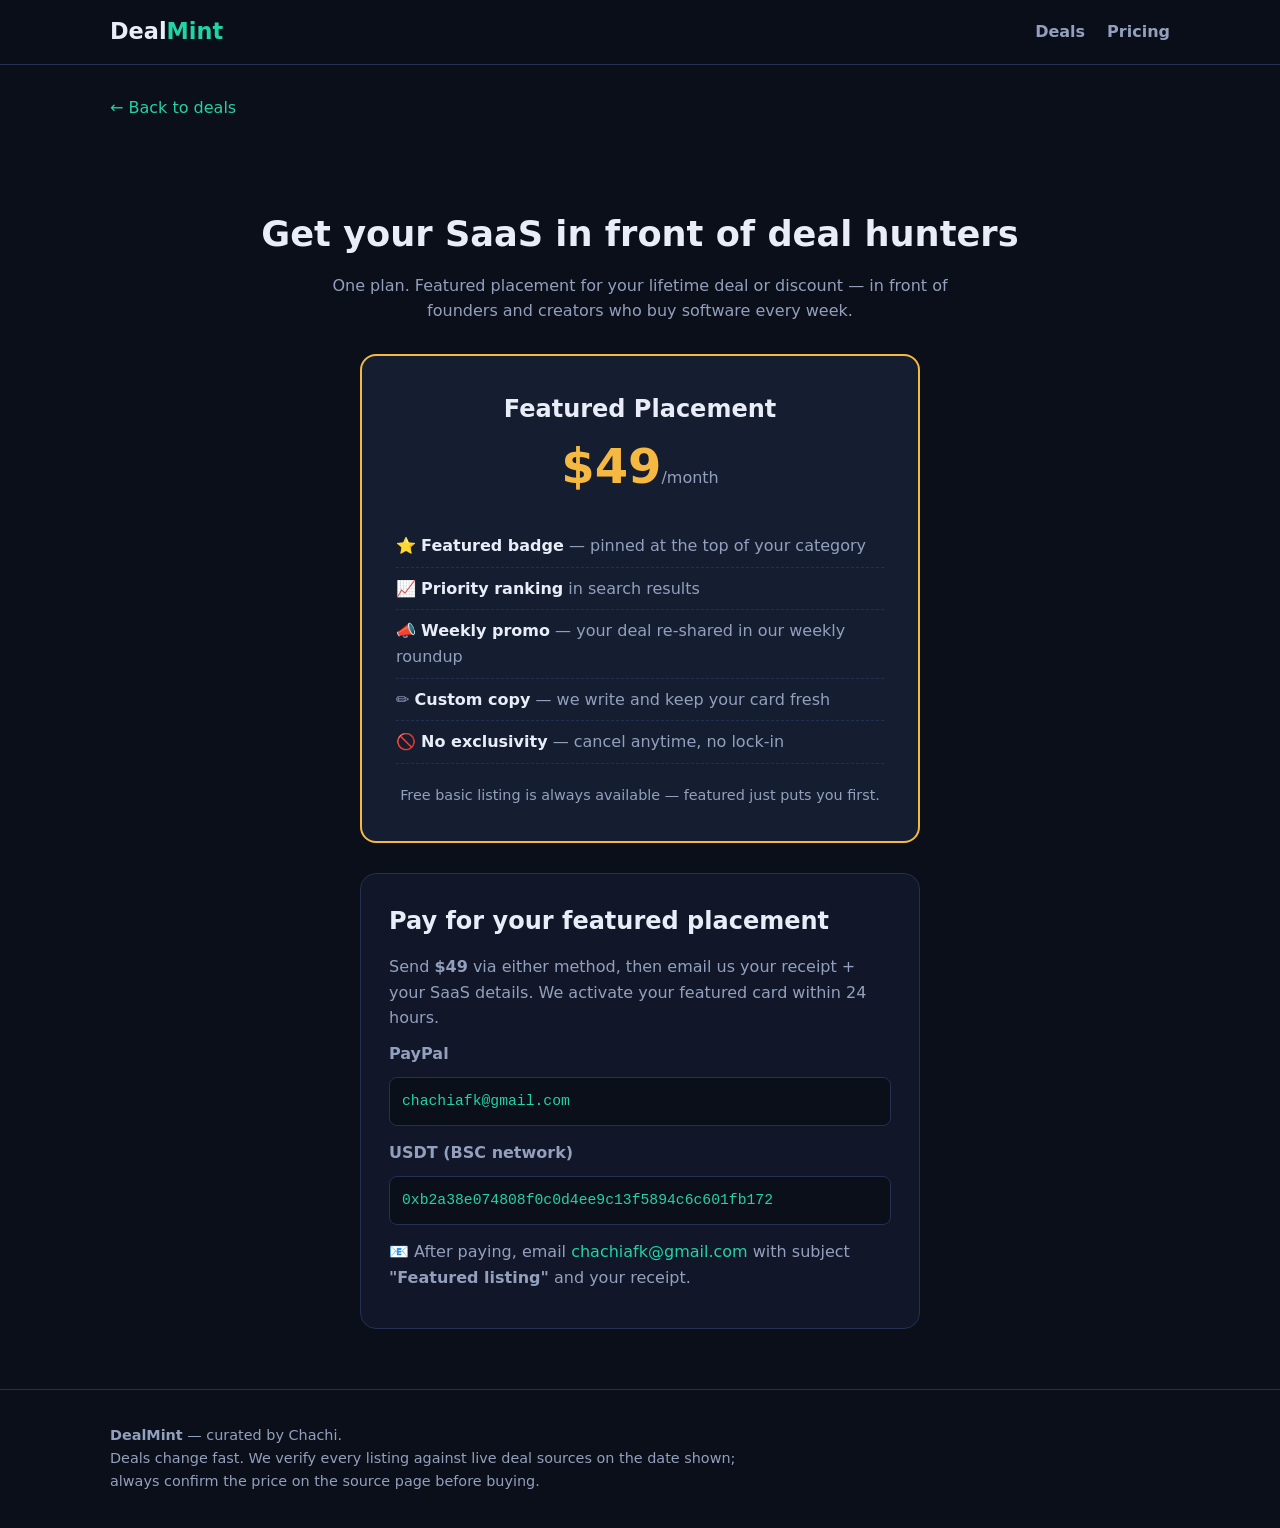
<file: dealmint/pricing.html>
<!DOCTYPE html>
<html lang="en">
<head>
<meta charset="UTF-8">
<meta name="viewport" content="width=device-width, initial-scale=1.0">
<title>List Your SaaS — DealMint Pricing</title>
<meta name="description" content="Get your SaaS featured on DealMint. Featured placement: $49/month. Top slot, badge, and weekly promo.">
<link rel="stylesheet" href="assets/style.css">
</head>
<body>

<nav>
  <div class="wrap">
    <a class="logo" href="index.html">Deal<span>Mint</span></a>
    <ul>
      <li><a href="index.html">Deals</a></li>
      <li><a href="pricing.html">Pricing</a></li>
    </ul>
  </div>
</nav>

<main class="wrap">
  <a class="backlink" href="index.html">← Back to deals</a>

  <header class="price-hero">
    <h1>Get your SaaS in front of deal hunters</h1>
    <p style="color:var(--muted);max-width:620px;margin:0 auto">One plan. Featured placement for your lifetime deal or discount — in front of founders and creators who buy software every week.</p>
  </header>

  <div class="price-card">
    <h2>Featured Placement</h2>
    <p class="p">$49<small>/month</small></p>
    <ul>
      <li>⭐ <b>Featured badge</b> — pinned at the top of your category</li>
      <li>📈 <b>Priority ranking</b> in search results</li>
      <li>📣 <b>Weekly promo</b> — your deal re-shared in our weekly roundup</li>
      <li>✏️ <b>Custom copy</b> — we write and keep your card fresh</li>
      <li>🚫 <b>No exclusivity</b> — cancel anytime, no lock-in</li>
    </ul>
    <p style="color:var(--muted);font-size:.9rem">Free basic listing is always available — featured just puts you first.</p>
  </div>

  <div class="paybox">
    <h2>Pay for your featured placement</h2>
    <p>Send <b>$49</b> via either method, then email us your receipt + your SaaS details. We activate your featured card within 24 hours.</p>
    <p><b>PayPal</b></p>
    <code>chachiafk@gmail.com</code>
    <p><b>USDT (BSC network)</b></p>
    <code>0xb2a38e074808f0c0d4ee9c13f5894c6c601fb172</code>
    <p>📧 After paying, email <a href="mailto:chachiafk@gmail.com">chachiafk@gmail.com</a> with subject <b>"Featured listing"</b> and your receipt.</p>
  </div>
</main>

<footer>
  <div class="wrap">
    <div class="disc">
      <p><strong>DealMint</strong> — curated by Chachi.</p>
      <p>Deals change fast. We verify every listing against live deal sources on the date shown; always confirm the price on the source page before buying.</p>
    </div>
  </div>
</footer>

</body>
</html>
</file>
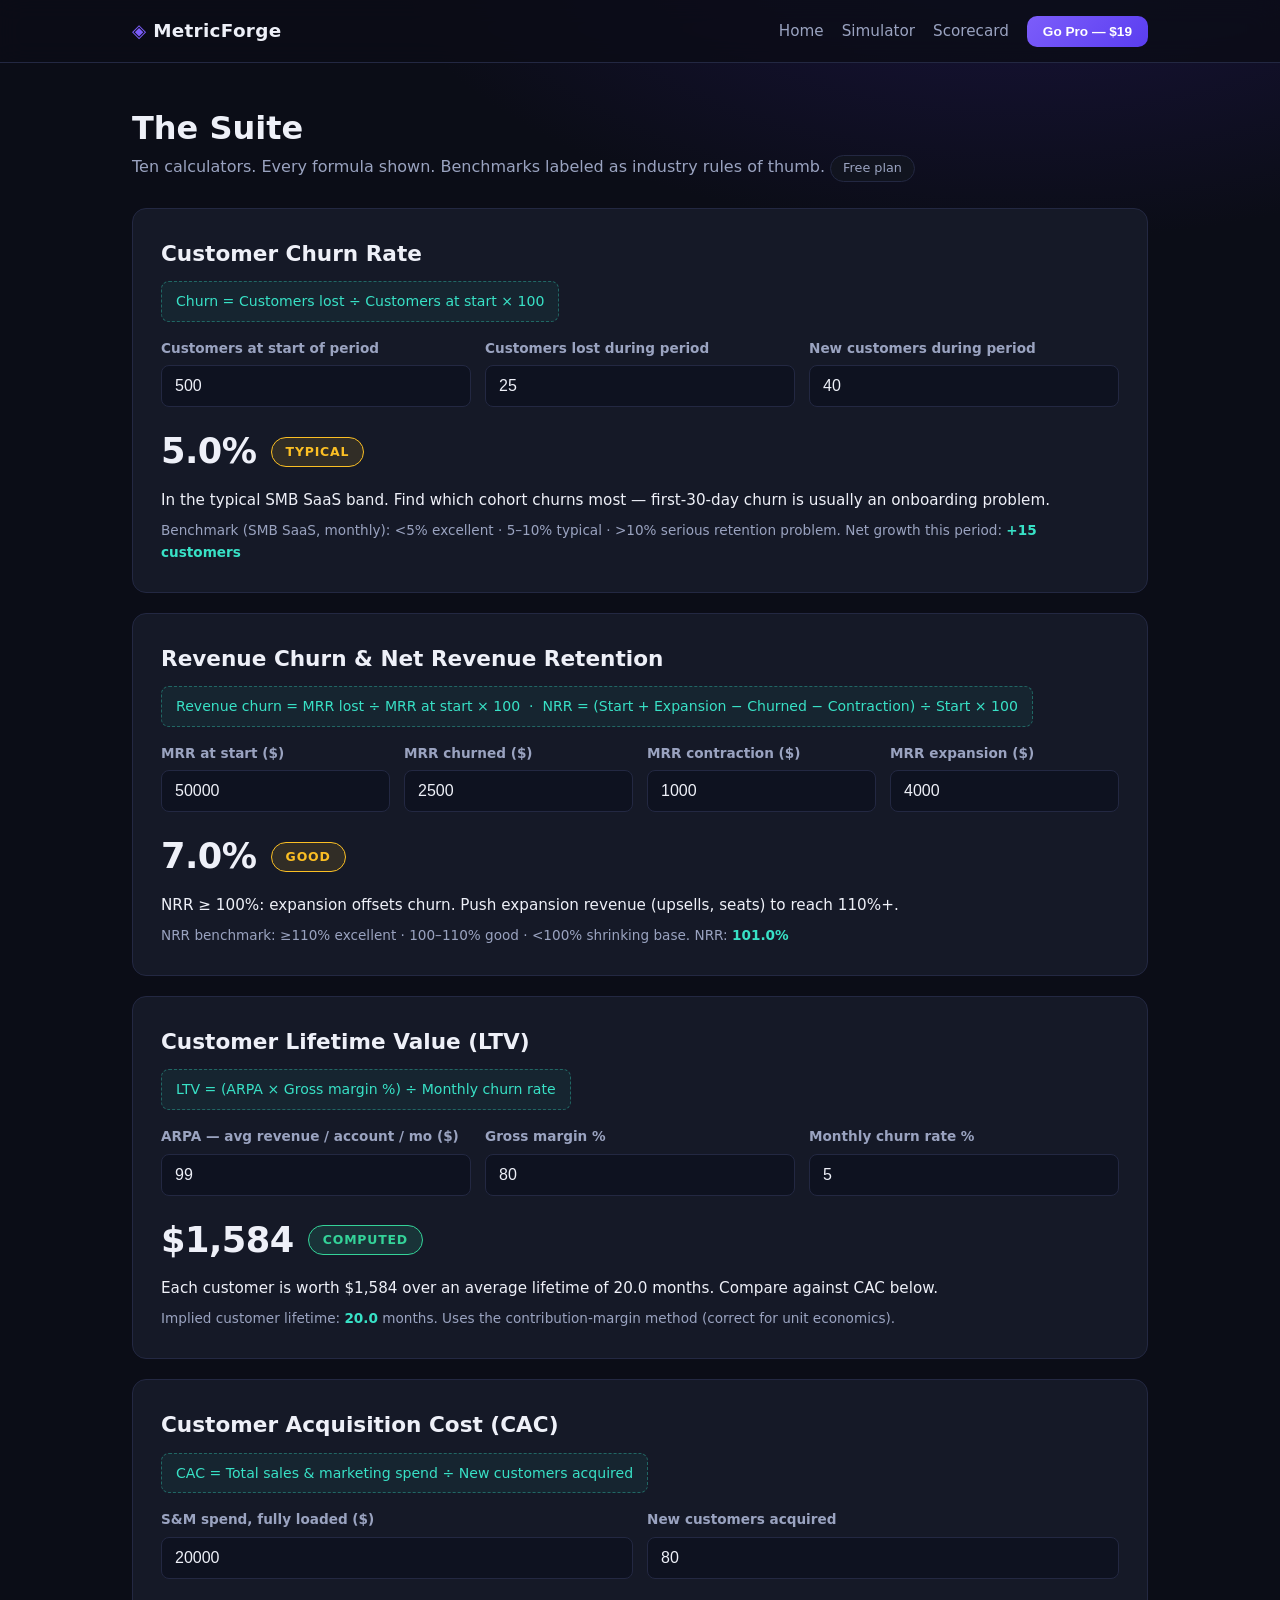
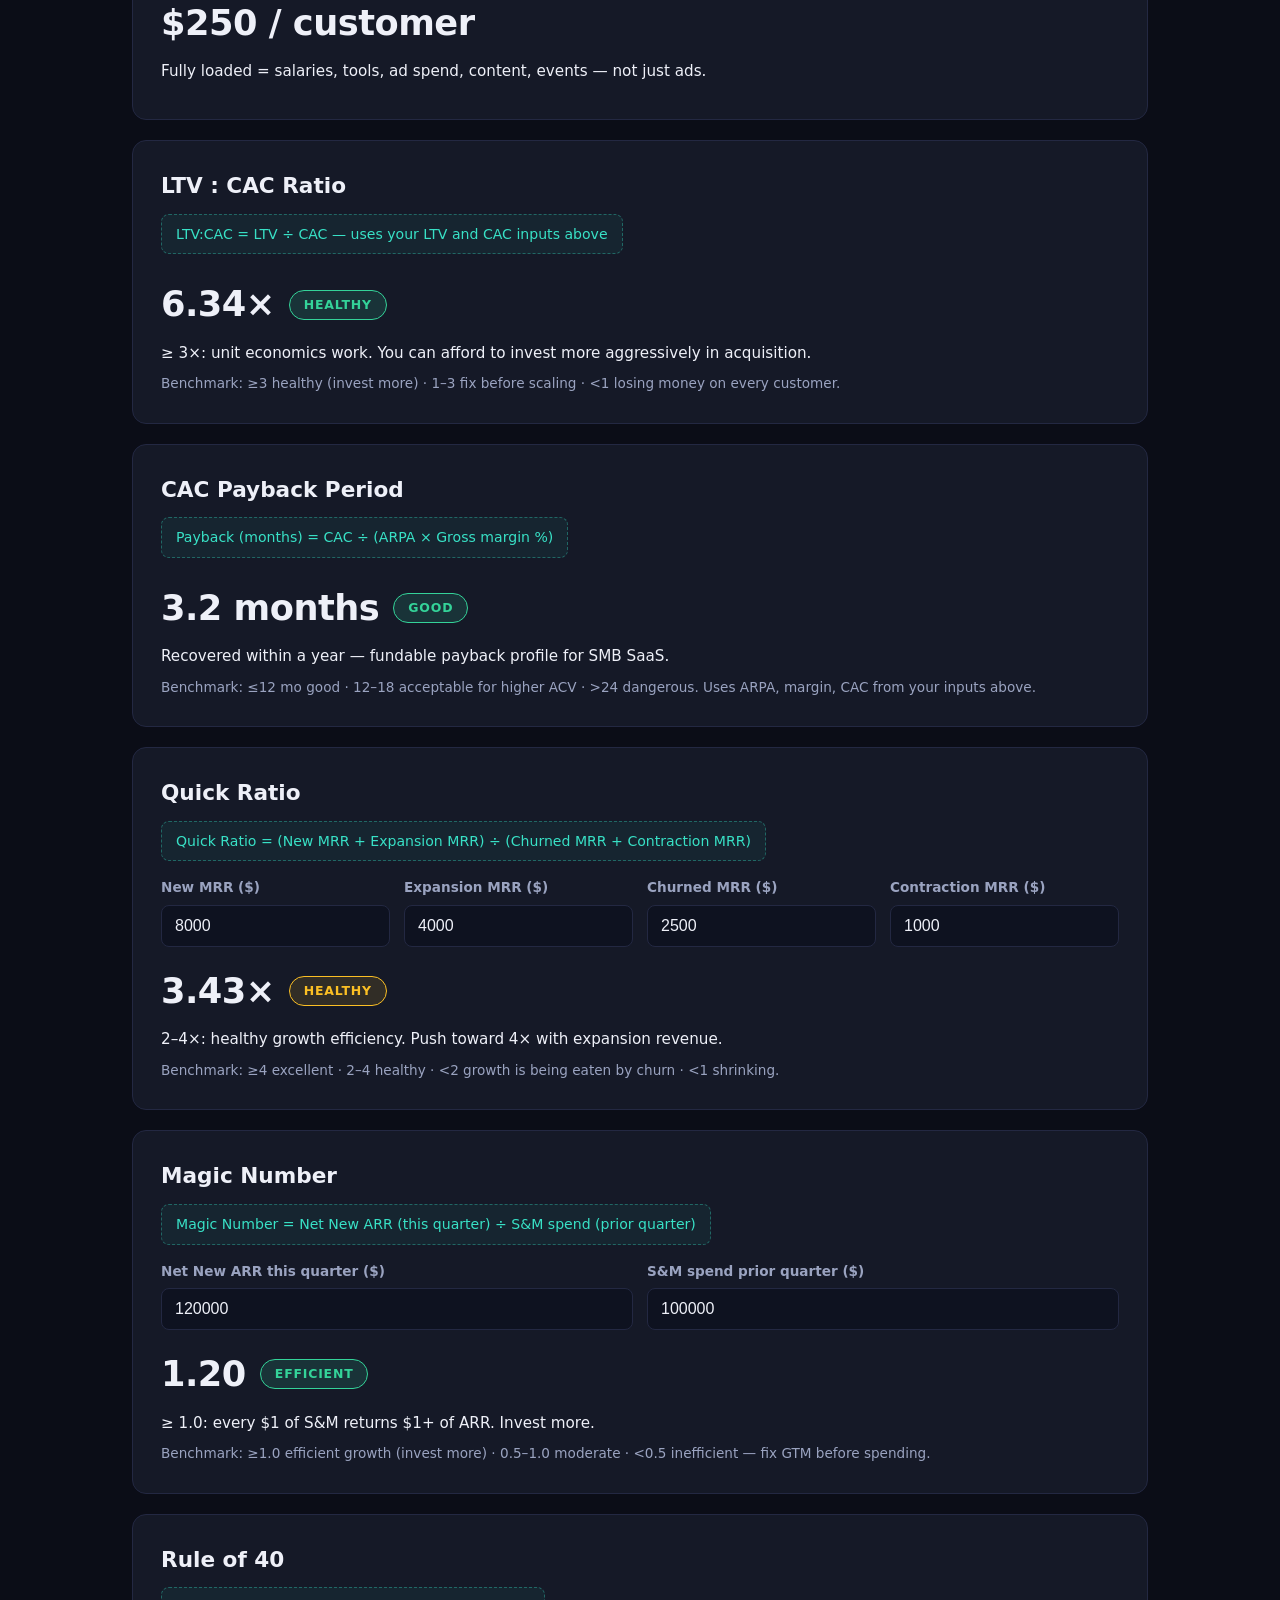
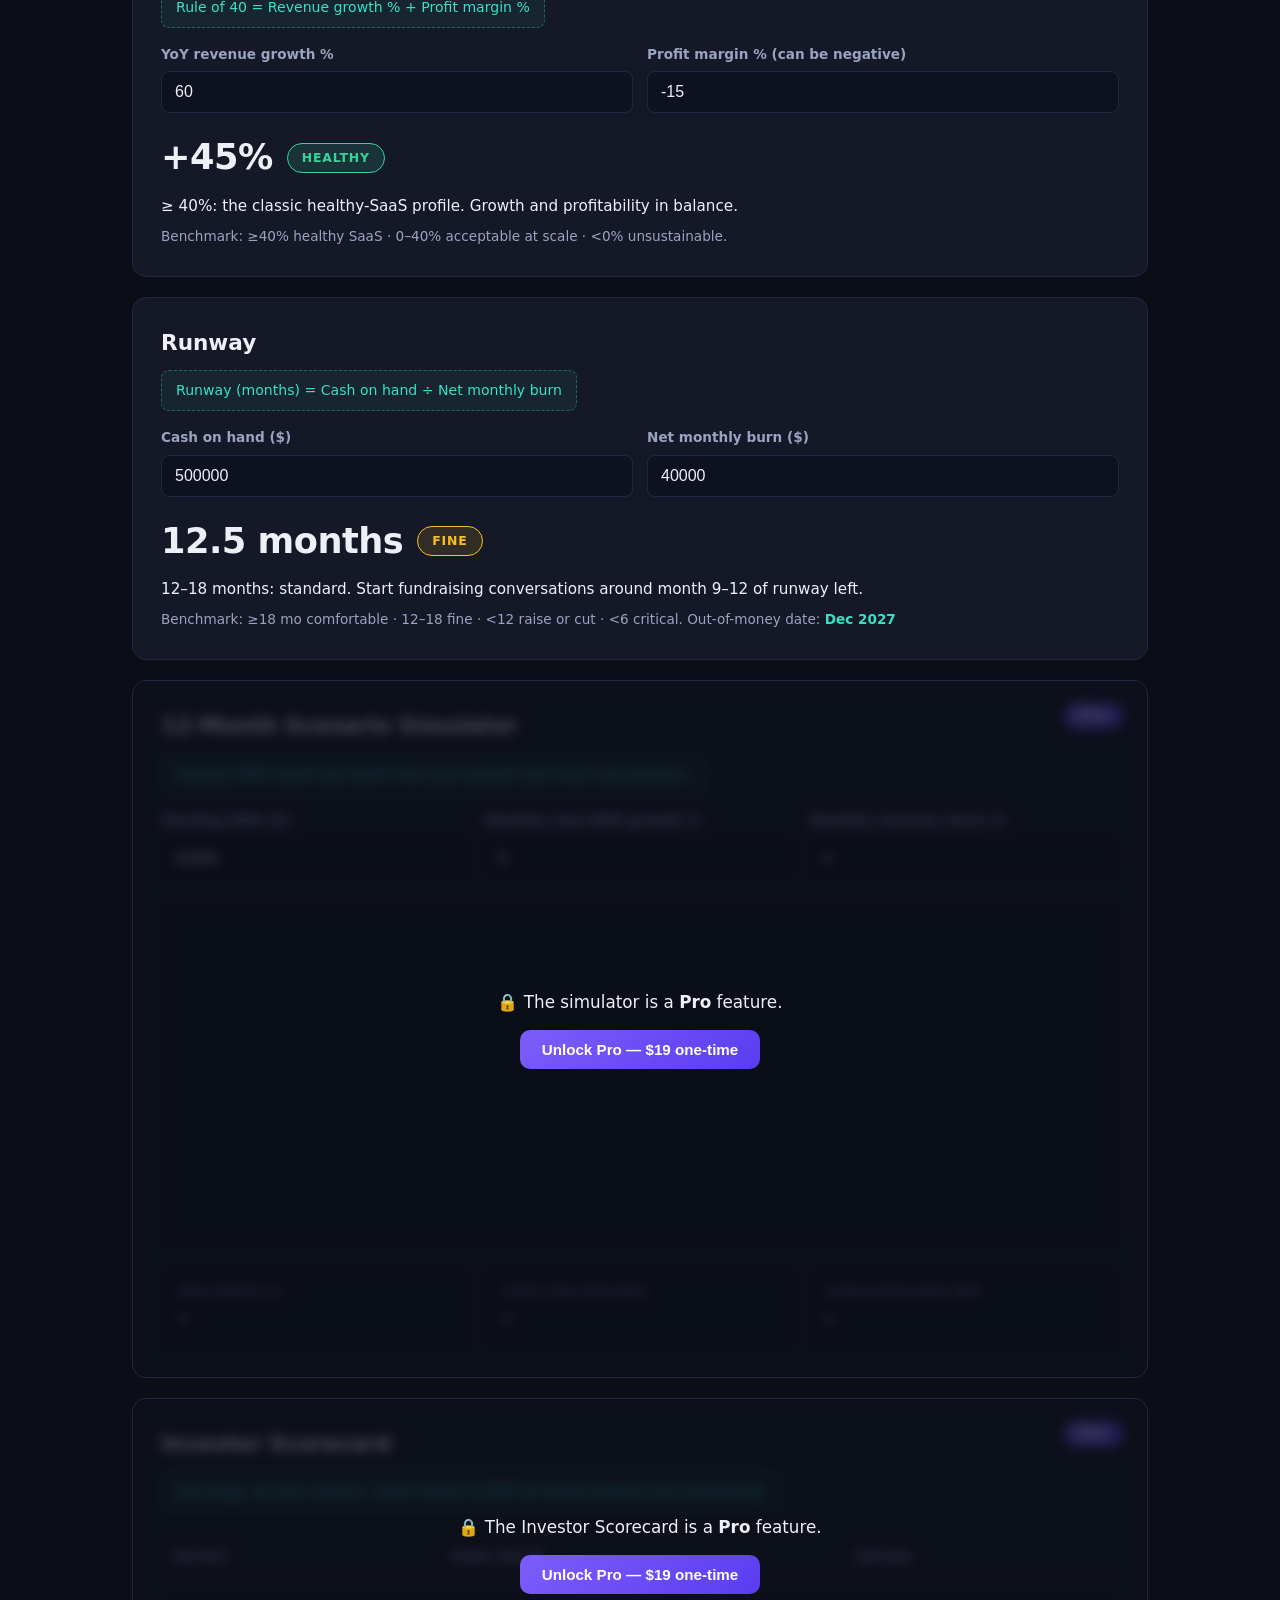
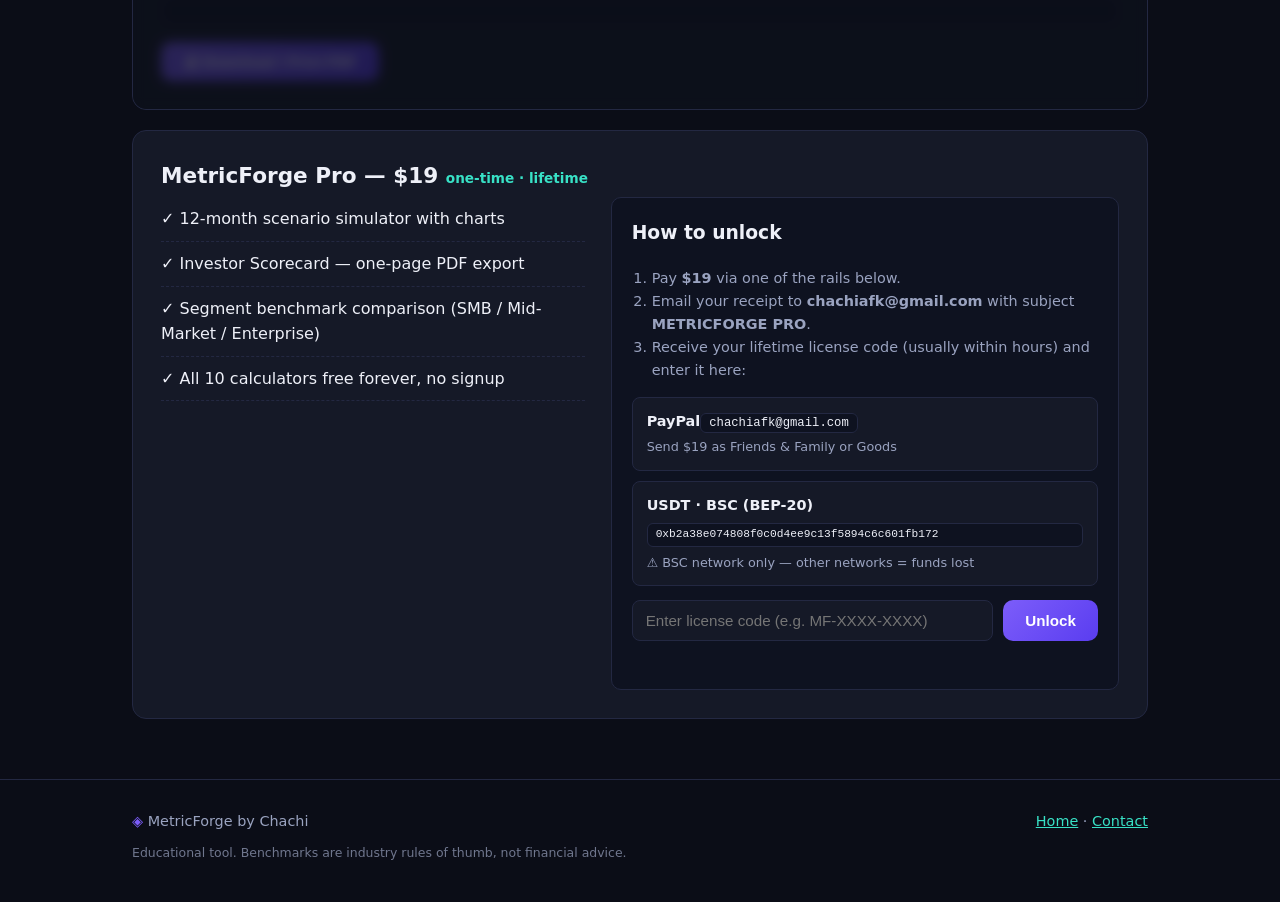
<file: metricforge/app.html>
<!DOCTYPE html>
<html lang="en">
<head>
<meta charset="UTF-8">
<meta name="viewport" content="width=device-width, initial-scale=1.0">
<title>MetricForge Suite — 10 SaaS Calculators + Simulator</title>
<meta name="description" content="Free SaaS unit economics calculators: churn, LTV, CAC, NRR, Quick Ratio, Magic Number, Rule of 40, runway. No signup.">
<link rel="stylesheet" href="styles.css">
</head>
<body>
<header class="nav">
  <div class="wrap nav-inner">
    <a class="brand" href="index.html"><span class="brand-mark">◈</span> MetricForge</a>
    <nav class="nav-links">
      <a href="index.html">Home</a>
      <a href="#simulator">Simulator</a>
      <a href="#scorecard">Scorecard</a>
      <button class="btn btn-sm" id="proBtn">Go Pro — $19</button>
    </nav>
  </div>
</header>

<div class="wrap app-head">
  <h1>The Suite</h1>
  <p class="sub">Ten calculators. Every formula shown. Benchmarks labeled as industry rules of thumb. <span id="proState" class="pro-state">Free plan</span></p>
</div>

<main class="wrap suite">

  <!-- 1. CUSTOMER CHURN -->
  <section class="calc" id="churn">
    <h2>Customer Churn Rate</h2>
    <p class="formula">Churn = Customers lost ÷ Customers at start × 100</p>
    <div class="fields">
      <label>Customers at start of period <input type="number" id="c_start" value="500" min="0"></label>
      <label>Customers lost during period <input type="number" id="c_lost" value="25" min="0"></label>
      <label>New customers during period <input type="number" id="c_new" value="40" min="0"></label>
    </div>
    <div class="result"><span class="r-val" id="c_out">–</span><span class="r-badge" id="c_badge"></span></div>
    <p class="insight" id="c_insight"></p>
    <p class="bench-note">Benchmark (SMB SaaS, monthly): &lt;5% excellent · 5–10% typical · &gt;10% serious retention problem. Net growth this period: <strong id="c_net">–</strong></p>
  </section>

  <!-- 2. REVENUE CHURN + NRR -->
  <section class="calc" id="revchurn">
    <h2>Revenue Churn &amp; Net Revenue Retention</h2>
    <p class="formula">Revenue churn = MRR lost ÷ MRR at start × 100 &nbsp;·&nbsp; NRR = (Start + Expansion − Churned − Contraction) ÷ Start × 100</p>
    <div class="fields">
      <label>MRR at start ($) <input type="number" id="r_start" value="50000" min="0"></label>
      <label>MRR churned ($) <input type="number" id="r_churned" value="2500" min="0"></label>
      <label>MRR contraction ($) <input type="number" id="r_contract" value="1000" min="0"></label>
      <label>MRR expansion ($) <input type="number" id="r_expand" value="4000" min="0"></label>
    </div>
    <div class="result"><span class="r-val" id="r_out">–</span><span class="r-badge" id="r_badge"></span></div>
    <p class="insight" id="r_insight"></p>
    <p class="bench-note">NRR benchmark: ≥110% excellent · 100–110% good · &lt;100% shrinking base. NRR: <strong id="r_nrr">–</strong></p>
  </section>

  <!-- 3. LTV -->
  <section class="calc" id="ltv">
    <h2>Customer Lifetime Value (LTV)</h2>
    <p class="formula">LTV = (ARPA × Gross margin %) ÷ Monthly churn rate</p>
    <div class="fields">
      <label>ARPA — avg revenue / account / mo ($) <input type="number" id="l_arpa" value="99" min="0"></label>
      <label>Gross margin % <input type="number" id="l_margin" value="80" min="0" max="100"></label>
      <label>Monthly churn rate % <input type="number" id="l_churn" value="5" min="0.01" step="0.1"></label>
    </div>
    <div class="result"><span class="r-val" id="l_out">–</span><span class="r-badge" id="l_badge"></span></div>
    <p class="insight" id="l_insight"></p>
    <p class="bench-note">Implied customer lifetime: <strong id="l_life">–</strong> months. Uses the contribution-margin method (correct for unit economics).</p>
  </section>

  <!-- 4. CAC -->
  <section class="calc" id="cac">
    <h2>Customer Acquisition Cost (CAC)</h2>
    <p class="formula">CAC = Total sales &amp; marketing spend ÷ New customers acquired</p>
    <div class="fields">
      <label>S&amp;M spend, fully loaded ($) <input type="number" id="k_spend" value="20000" min="0"></label>
      <label>New customers acquired <input type="number" id="k_new" value="80" min="1"></label>
    </div>
    <div class="result"><span class="r-val" id="k_out">–</span></div>
    <p class="insight">Fully loaded = salaries, tools, ad spend, content, events — not just ads.</p>
  </section>

  <!-- 5. LTV:CAC -->
  <section class="calc" id="ltvcac">
    <h2>LTV : CAC Ratio</h2>
    <p class="formula">LTV:CAC = LTV ÷ CAC — uses your LTV and CAC inputs above</p>
    <div class="result"><span class="r-val" id="lc_out">–</span><span class="r-badge" id="lc_badge"></span></div>
    <p class="insight" id="lc_insight"></p>
    <p class="bench-note">Benchmark: ≥3 healthy (invest more) · 1–3 fix before scaling · &lt;1 losing money on every customer.</p>
  </section>

  <!-- 6. CAC PAYBACK -->
  <section class="calc" id="payback">
    <h2>CAC Payback Period</h2>
    <p class="formula">Payback (months) = CAC ÷ (ARPA × Gross margin %)</p>
    <div class="result"><span class="r-val" id="p_out">–</span><span class="r-badge" id="p_badge"></span></div>
    <p class="insight" id="p_insight"></p>
    <p class="bench-note">Benchmark: ≤12 mo good · 12–18 acceptable for higher ACV · &gt;24 dangerous. Uses ARPA, margin, CAC from your inputs above.</p>
  </section>

  <!-- 7. QUICK RATIO -->
  <section class="calc" id="quick">
    <h2>Quick Ratio</h2>
    <p class="formula">Quick Ratio = (New MRR + Expansion MRR) ÷ (Churned MRR + Contraction MRR)</p>
    <div class="fields">
      <label>New MRR ($) <input type="number" id="q_new" value="8000" min="0"></label>
      <label>Expansion MRR ($) <input type="number" id="q_exp" value="4000" min="0"></label>
      <label>Churned MRR ($) <input type="number" id="q_chu" value="2500" min="0"></label>
      <label>Contraction MRR ($) <input type="number" id="q_con" value="1000" min="0"></label>
    </div>
    <div class="result"><span class="r-val" id="q_out">–</span><span class="r-badge" id="q_badge"></span></div>
    <p class="insight" id="q_insight"></p>
    <p class="bench-note">Benchmark: ≥4 excellent · 2–4 healthy · &lt;2 growth is being eaten by churn · &lt;1 shrinking.</p>
  </section>

  <!-- 8. MAGIC NUMBER -->
  <section class="calc" id="magic">
    <h2>Magic Number</h2>
    <p class="formula">Magic Number = Net New ARR (this quarter) ÷ S&amp;M spend (prior quarter)</p>
    <div class="fields">
      <label>Net New ARR this quarter ($) <input type="number" id="m_arr" value="120000" min="0"></label>
      <label>S&amp;M spend prior quarter ($) <input type="number" id="m_spend" value="100000" min="1"></label>
    </div>
    <div class="result"><span class="r-val" id="m_out">–</span><span class="r-badge" id="m_badge"></span></div>
    <p class="insight" id="m_insight"></p>
    <p class="bench-note">Benchmark: ≥1.0 efficient growth (invest more) · 0.5–1.0 moderate · &lt;0.5 inefficient — fix GTM before spending.</p>
  </section>

  <!-- 9. RULE OF 40 -->
  <section class="calc" id="rule40">
    <h2>Rule of 40</h2>
    <p class="formula">Rule of 40 = Revenue growth % + Profit margin %</p>
    <div class="fields">
      <label>YoY revenue growth % <input type="number" id="f_growth" value="60" step="1"></label>
      <label>Profit margin % (can be negative) <input type="number" id="f_margin" value="-15" step="1"></label>
    </div>
    <div class="result"><span class="r-val" id="f_out">–</span><span class="r-badge" id="f_badge"></span></div>
    <p class="insight" id="f_insight"></p>
    <p class="bench-note">Benchmark: ≥40% healthy SaaS · 0–40% acceptable at scale · &lt;0% unsustainable.</p>
  </section>

  <!-- 10. RUNWAY -->
  <section class="calc" id="runway">
    <h2>Runway</h2>
    <p class="formula">Runway (months) = Cash on hand ÷ Net monthly burn</p>
    <div class="fields">
      <label>Cash on hand ($) <input type="number" id="w_cash" value="500000" min="0"></label>
      <label>Net monthly burn ($) <input type="number" id="w_burn" value="40000" min="1"></label>
    </div>
    <div class="result"><span class="r-val" id="w_out">–</span><span class="r-badge" id="w_badge"></span></div>
    <p class="insight" id="w_insight"></p>
    <p class="bench-note">Benchmark: ≥18 mo comfortable · 12–18 fine · &lt;12 raise or cut · &lt;6 critical. Out-of-money date: <strong id="w_date">–</strong></p>
  </section>

  <!-- SIMULATOR (PRO) -->
  <section class="calc pro-locked" id="simulator">
    <div class="pro-tag">PRO</div>
    <h2>12-Month Scenario Simulator</h2>
    <p class="formula">Projects MRR month-by-month from your growth and churn assumptions.</p>
    <div class="fields">
      <label>Starting MRR ($) <input type="number" id="s_mrr" value="50000" min="0"></label>
      <label>Monthly new-MRR growth % <input type="number" id="s_growth" value="8" step="0.5"></label>
      <label>Monthly revenue churn % <input type="number" id="s_churn" value="4" step="0.5"></label>
    </div>
    <canvas id="simChart" width="900" height="320"></canvas>
    <div class="sim-stats">
      <div><span>MRR month 12</span><strong id="s_m12">–</strong></div>
      <div><span>Total ARR run-rate</span><strong id="s_arr">–</strong></div>
      <div><span>Cumulative new MRR</span><strong id="s_cum">–</strong></div>
    </div>
    <div class="lock-overlay" id="simLock">
      <p>🔒 The simulator is a <strong>Pro</strong> feature.</p>
      <button class="btn" data-open-pro>Unlock Pro — $19 one-time</button>
    </div>
  </section>

  <!-- SCORECARD (PRO) -->
  <section class="calc pro-locked" id="scorecard">
    <div class="pro-tag">PRO</div>
    <h2>Investor Scorecard</h2>
    <p class="formula">One page. All your metrics, rated. Export to PDF for board updates and fundraising.</p>
    <div id="scorecardBody">
      <table class="score-table">
        <thead><tr><th>Metric</th><th>Your value</th><th>Rating</th></tr></thead>
        <tbody id="scoreRows"></tbody>
      </table>
      <div class="score-verdict" id="scoreVerdict"></div>
      <div class="btn-row">
        <button class="btn" id="printBtn">🖨 Download / Print PDF</button>
      </div>
    </div>
    <div class="lock-overlay" id="scoreLock">
      <p>🔒 The Investor Scorecard is a <strong>Pro</strong> feature.</p>
      <button class="btn" data-open-pro>Unlock Pro — $19 one-time</button>
    </div>
  </section>

  <!-- PRO / PAYWALL -->
  <section class="calc" id="pro">
    <h2>MetricForge Pro — $19 <span class="once">one-time · lifetime</span></h2>
    <div class="pro-grid">
      <div>
        <ul class="pro-list">
          <li>✓ 12-month scenario simulator with charts</li>
          <li>✓ Investor Scorecard — one-page PDF export</li>
          <li>✓ Segment benchmark comparison (SMB / Mid-Market / Enterprise)</li>
          <li>✓ All 10 calculators free forever, no signup</li>
        </ul>
      </div>
      <div class="paybox">
        <h3>How to unlock</h3>
        <ol>
          <li>Pay <strong>$19</strong> via one of the rails below.</li>
          <li>Email your receipt to <strong>chachiafk@gmail.com</strong> with subject <strong>METRICFORGE PRO</strong>.</li>
          <li>Receive your lifetime license code (usually within hours) and enter it here:</li>
        </ol>
        <div class="rails">
          <div class="rail"><strong>PayPal</strong><code>chachiafk@gmail.com</code><span>Send $19 as Friends &amp; Family or Goods</span></div>
          <div class="rail"><strong>USDT · BSC (BEP-20)</strong><code class="addr">0xb2a38e074808f0c0d4ee9c13f5894c6c601fb172</code><span>⚠ BSC network only — other networks = funds lost</span></div>
        </div>
        <div class="license-row">
          <input type="text" id="licenseInput" placeholder="Enter license code (e.g. MF-XXXX-XXXX)">
          <button class="btn" id="licenseBtn">Unlock</button>
        </div>
        <p class="lic-msg" id="licenseMsg"></p>
      </div>
    </div>
  </section>
</main>

<!-- PRO MODAL -->
<div class="modal-back" id="proModal">
  <div class="modal">
    <button class="modal-x" id="proClose">✕</button>
    <h3>Unlock MetricForge Pro</h3>
    <p><strong>$19 one-time</strong>, yours forever. Simulator + Investor Scorecard PDF + segment benchmarks.</p>
    <div class="rails">
      <div class="rail"><strong>PayPal</strong><code>chachiafk@gmail.com</code></div>
      <div class="rail"><strong>USDT · BSC (BEP-20)</strong><code class="addr">0xb2a38e074808f0c0d4ee9c13f5894c6c601fb172</code><span>⚠ BSC network only</span></div>
    </div>
    <p class="modal-note">Pay, then email your receipt to <strong>chachiafk@gmail.com</strong> (subject: <strong>METRICFORGE PRO</strong>). Your license code arrives within hours — enter it in the <a href="#pro">Pro section</a>.</p>
    <a class="btn btn-lg" href="#pro" id="proGoPay">I paid — enter my code</a>
  </div>
</div>

<footer>
  <div class="wrap foot-inner">
    <span><span class="brand-mark">◈</span> MetricForge by Chachi</span>
    <span class="foot-links"><a href="index.html">Home</a> · <a href="mailto:chachiafk@gmail.com">Contact</a></span>
  </div>
  <p class="disclaimer wrap">Educational tool. Benchmarks are industry rules of thumb, not financial advice.</p>
</footer>

<script src="app.js"></script>
</body>
</html>
</file>
<file: dealmint/assets/style.css>
:root {
  --bg: #0b0f1a;
  --bg2: #111728;
  --card: #151d31;
  --line: #243052;
  --txt: #e8edf7;
  --muted: #93a0bd;
  --accent: #22d3a5;
  --accent2: #f5b841;
}
* { box-sizing: border-box; margin: 0; padding: 0; }
body {
  font-family: "Inter", system-ui, -apple-system, "Segoe UI", sans-serif;
  background: var(--bg);
  color: var(--txt);
  line-height: 1.6;
}
a { color: var(--accent); text-decoration: none; }
.wrap { max-width: 1100px; margin: 0 auto; padding: 0 20px; }

/* nav */
nav { border-bottom: 1px solid var(--line); background: rgba(11,15,26,.9); position: sticky; top: 0; z-index: 10; }
nav .wrap { display: flex; align-items: center; justify-content: space-between; padding-top: 14px; padding-bottom: 14px; }
.logo { font-size: 1.4rem; font-weight: 800; color: var(--txt); }
.logo span { color: var(--accent); }
nav ul { display: flex; gap: 22px; list-style: none; }
nav ul a { color: var(--muted); font-weight: 600; }
nav ul a:hover { color: var(--txt); }
nav ul a.cta { color: #0b0f1a; background: var(--accent2); padding: 8px 16px; border-radius: 8px; }

/* hero */
.hero { padding: 64px 0 36px; text-align: center; }
.hero h1 { font-size: 2.6rem; font-weight: 800; letter-spacing: -1px; margin-bottom: 12px; }
.hero h1 span { color: var(--accent); }
.hero p { color: var(--muted); max-width: 640px; margin: 0 auto 26px; font-size: 1.1rem; }
.searchbar { display: flex; max-width: 520px; margin: 0 auto 10px; gap: 8px; }
.searchbar input {
  flex: 1; padding: 13px 16px; border-radius: 10px; border: 1px solid var(--line);
  background: var(--bg2); color: var(--txt); font-size: 1rem;
}
.searchbar input:focus { outline: 2px solid var(--accent); }
.hint { color: var(--muted); font-size: .9rem; }

/* categories */
.catbar { display: flex; flex-wrap: wrap; gap: 8px; justify-content: center; padding: 22px 0 6px; }
.cat {
  background: var(--bg2); color: var(--muted); border: 1px solid var(--line);
  padding: 8px 15px; border-radius: 999px; cursor: pointer; font-size: .9rem; font-weight: 600;
}
.cat:hover { color: var(--txt); border-color: var(--accent); }
.cat.active { background: var(--accent); color: #06251c; border-color: var(--accent); }

/* grid */
.count { text-align: center; color: var(--muted); margin: 16px 0 6px; font-size: .95rem; }
.grid { display: grid; grid-template-columns: repeat(auto-fill, minmax(300px, 1fr)); gap: 18px; padding: 18px 0 60px; }
.card {
  background: var(--card); border: 1px solid var(--line); border-radius: 14px;
  padding: 22px; display: flex; flex-direction: column; gap: 10px;
  transition: transform .15s, border-color .15s;
}
.card:hover { transform: translateY(-3px); border-color: var(--accent); }
.card .tags { display: flex; gap: 8px; flex-wrap: wrap; }
.tag { background: var(--bg2); color: var(--accent); font-size: .78rem; font-weight: 700; padding: 4px 10px; border-radius: 999px; border: 1px solid var(--line); }
.vbadge { background: rgba(34,211,165,.12); color: var(--accent); font-size: .78rem; font-weight: 700; padding: 4px 10px; border-radius: 999px; }
.card h3 { font-size: 1.25rem; }
.card .deal { color: var(--accent2); font-weight: 800; font-size: 1.05rem; }
.card .desc { color: var(--muted); font-size: .95rem; flex: 1; }
.card .src { color: var(--muted); font-size: .82rem; }
.btn {
  display: inline-block; text-align: center; margin-top: 6px;
  background: var(--accent); color: #06251c; font-weight: 800;
  padding: 11px; border-radius: 10px;
}
.btn:hover { filter: brightness(1.1); }
.empty { text-align: center; color: var(--muted); grid-column: 1 / -1; padding: 40px 0; }

/* pricing */
.price-hero { text-align: center; padding: 56px 0 30px; }
.price-hero h1 { font-size: 2.2rem; margin-bottom: 10px; }
.price-card {
  background: var(--card); border: 2px solid var(--accent2); border-radius: 16px;
  max-width: 560px; margin: 0 auto 30px; padding: 34px; text-align: center;
}
.price-card .p { font-size: 3rem; font-weight: 800; color: var(--accent2); }
.price-card .p small { font-size: 1rem; color: var(--muted); font-weight: 400; }
.price-card ul { list-style: none; margin: 20px 0; text-align: left; }
.price-card li { padding: 8px 0; color: var(--muted); border-bottom: 1px dashed var(--line); }
.price-card li b { color: var(--txt); }
.paybox {
  background: var(--bg2); border: 1px solid var(--line); border-radius: 16px;
  max-width: 560px; margin: 0 auto 60px; padding: 28px;
}
.paybox h2 { margin-bottom: 14px; }
.paybox p { color: var(--muted); margin-bottom: 10px; }
.paybox code {
  display: block; background: var(--bg); padding: 12px; border-radius: 8px;
  color: var(--accent); word-break: break-all; font-size: .92rem; margin-bottom: 14px;
  border: 1px solid var(--line);
}
.backlink { display: inline-block; margin: 30px 0; }

/* footer */
footer { border-top: 1px solid var(--line); padding: 34px 0; color: var(--muted); font-size: .9rem; }
footer .wrap { display: flex; justify-content: space-between; gap: 20px; flex-wrap: wrap; }
footer .disc { max-width: 640px; }

@media (max-width: 600px) {
  .hero h1 { font-size: 1.9rem; }
  nav ul { gap: 12px; font-size: .9rem; }
}
</file>
<file: metricforge/styles.css>
:root {
  --bg: #0b0d17; --bg2: #11141f; --card: #151927; --line: #232842;
  --txt: #eef0f8; --mut: #9aa3c0; --acc: #7c5dfa; --acc2: #38e1c6;
  --ok: #34d399; --warn: #fbbf24; --bad: #f87171;
  --rad: 14px;
}
* { box-sizing: border-box; }
body { margin: 0; background: radial-gradient(1200px 600px at 80% -10%, #1a1440 0%, var(--bg) 55%) fixed, var(--bg);
  color: var(--txt); font-family: system-ui, -apple-system, "Segoe UI", Inter, Roboto, sans-serif; line-height: 1.6; }
.wrap { max-width: 1060px; margin: 0 auto; padding: 0 22px; }
a { color: var(--acc2); }
code { background: #0e1220; border: 1px solid var(--line); border-radius: 6px; padding: 2px 8px; font-size: .85em; word-break: break-all; }
code.addr { display: block; margin: 6px 0; font-size: .78em; }

/* nav */
.nav { position: sticky; top: 0; z-index: 50; backdrop-filter: blur(12px); background: rgba(11,13,23,.82); border-bottom: 1px solid var(--line); }
.nav-inner { display: flex; align-items: center; justify-content: space-between; height: 62px; }
.brand { font-weight: 800; font-size: 1.15rem; color: var(--txt); text-decoration: none; letter-spacing: .3px; }
.brand-mark { color: var(--acc); }
.nav-links { display: flex; gap: 18px; align-items: center; }
.nav-links a { color: var(--mut); text-decoration: none; font-size: .95rem; }
.nav-links a:hover { color: var(--txt); }

/* buttons */
.btn { display: inline-block; background: linear-gradient(135deg, var(--acc), #5a3df0); color: #fff; border: none;
  padding: 11px 22px; border-radius: 10px; font-weight: 700; cursor: pointer; text-decoration: none; font-size: .95rem; }
.btn:hover { filter: brightness(1.12); }
.btn-lg { padding: 15px 30px; font-size: 1.05rem; }
.btn-sm { padding: 8px 16px; font-size: .85rem; }
.btn-ghost { background: transparent; border: 1px solid var(--line); color: var(--txt); }
.btn-ghost:hover { border-color: var(--acc); }

/* hero */
.hero { text-align: center; padding: 88px 0 60px; }
.eyebrow { color: var(--acc2); text-transform: uppercase; letter-spacing: 2px; font-size: .78rem; font-weight: 700; }
.hero h1 { font-size: clamp(2.1rem, 5vw, 3.4rem); line-height: 1.12; margin: 16px 0; letter-spacing: -.5px; }
.grad { background: linear-gradient(90deg, var(--acc), var(--acc2)); -webkit-background-clip: text; background-clip: text; color: transparent; }
.lede { color: var(--mut); font-size: 1.12rem; max-width: 700px; margin: 0 auto 30px; }
.cta-row { display: flex; gap: 14px; justify-content: center; flex-wrap: wrap; }
.trust-row { display: flex; gap: 22px; justify-content: center; margin-top: 26px; color: var(--mut); font-size: .9rem; flex-wrap: wrap; }

/* cards / sections */
.grid-3 { display: grid; grid-template-columns: repeat(auto-fit, minmax(260px, 1fr)); gap: 18px; margin: 30px auto 60px; }
.card { background: var(--card); border: 1px solid var(--line); border-radius: var(--rad); padding: 26px; }
.card-ico { font-size: 1.8rem; }
.card h3 { margin: 10px 0 6px; }
.card p { color: var(--mut); margin: 0; font-size: .95rem; }
.how h2, #benchmarks h2, .pricing h2, .faq h2 { font-size: 1.7rem; margin-bottom: 6px; }
.sub { color: var(--mut); margin-top: 0; }
.steps { display: grid; grid-template-columns: repeat(auto-fit, minmax(240px, 1fr)); gap: 18px; margin: 24px 0 60px; }
.step { background: var(--card); border: 1px solid var(--line); border-radius: var(--rad); padding: 22px; }
.step .n { display: inline-flex; width: 34px; height: 34px; border-radius: 50%; background: var(--acc); color: #fff; font-weight: 800; align-items: center; justify-content: center; }
.step h4 { margin: 10px 0 4px; } .step p { color: var(--mut); margin: 0; font-size: .93rem; }

/* benchmark table */
.bench-table { margin: 20px 0 70px; border: 1px solid var(--line); border-radius: var(--rad); overflow: hidden; }
.bench-row { display: grid; grid-template-columns: 2fr 1fr 1fr 1fr; padding: 12px 18px; border-bottom: 1px solid var(--line); font-size: .93rem; }
.bench-row:last-child { border-bottom: none; }
.bench-row:nth-child(even) { background: rgba(255,255,255,.02); }
.bench-head { font-weight: 800; background: var(--bg2); color: var(--mut); text-transform: uppercase; font-size: .78rem; letter-spacing: 1px; }
.ok { color: var(--ok); font-weight: 700; } .warn { color: var(--warn); font-weight: 700; } .bad { color: var(--bad); font-weight: 700; }
.muted { color: var(--mut); }

/* pricing */
.pricing { background: var(--bg2); border-top: 1px solid var(--line); border-bottom: 1px solid var(--line); padding: 60px 0; margin: 20px 0 60px; text-align: center; }
.plans { display: grid; grid-template-columns: repeat(auto-fit, minmax(300px, 1fr)); gap: 22px; max-width: 760px; margin: 30px auto 0; text-align: left; }
.plan { background: var(--card); border: 1px solid var(--line); border-radius: var(--rad); padding: 30px; position: relative; }
.plan-pro { border: 2px solid var(--acc); box-shadow: 0 0 40px rgba(124,93,250,.25); }
.badge { position: absolute; top: -13px; left: 24px; background: var(--acc); color: #fff; font-size: .72rem; font-weight: 800; padding: 3px 12px; border-radius: 20px; letter-spacing: 1px; }
.plan h3 { margin: 0; font-size: 1.3rem; }
.price { font-size: 2.4rem; font-weight: 800; margin: 8px 0; }
.price span { font-size: .95rem; font-weight: 400; color: var(--mut); }
.plan ul { list-style: none; padding: 0; margin: 0 0 22px; }
.plan li { padding: 7px 0; border-bottom: 1px dashed var(--line); color: var(--mut); font-size: .94rem; }
.plan li strong { color: var(--txt); }
.pay-note { font-size: .82rem; color: var(--mut); margin-top: 12px; }

/* faq */
.faq { margin-bottom: 70px; }
.faq details { background: var(--card); border: 1px solid var(--line); border-radius: 10px; padding: 16px 20px; margin-bottom: 12px; }
.faq summary { cursor: pointer; font-weight: 700; }
.faq p { color: var(--mut); }

/* footer */
footer { border-top: 1px solid var(--line); padding: 30px 0 40px; color: var(--mut); font-size: .9rem; }
.foot-inner { display: flex; justify-content: space-between; flex-wrap: wrap; gap: 10px; }
.disclaimer { font-size: .78rem; opacity: .7; margin-top: 10px; }

/* ===== app ===== */
.app-head { padding: 40px 22px 10px; }
.app-head h1 { margin: 0; font-size: 2rem; }
.pro-state { display: inline-block; background: var(--bg2); border: 1px solid var(--line); border-radius: 20px; padding: 2px 12px; font-size: .8rem; color: var(--mut); }
.pro-state.is-pro { background: rgba(52,211,153,.12); border-color: var(--ok); color: var(--ok); font-weight: 700; }
.suite { display: grid; gap: 20px; padding-bottom: 60px; }
.calc { background: var(--card); border: 1px solid var(--line); border-radius: var(--rad); padding: 28px; position: relative; scroll-margin-top: 80px; }
.calc h2 { margin: 0 0 4px; font-size: 1.35rem; }
.formula { color: var(--acc2); font-size: .88rem; background: rgba(56,225,198,.06); border: 1px dashed rgba(56,225,198,.35); border-radius: 8px; padding: 8px 14px; display: inline-block; margin: 6px 0 16px; }
.fields { display: grid; grid-template-columns: repeat(auto-fit, minmax(200px, 1fr)); gap: 14px; margin-bottom: 16px; }
.fields label { display: flex; flex-direction: column; gap: 6px; font-size: .85rem; color: var(--mut); font-weight: 600; }
.fields input { background: #0e1220; border: 1px solid var(--line); border-radius: 8px; color: var(--txt); padding: 11px 13px; font-size: 1rem; }
.fields input:focus { outline: none; border-color: var(--acc); }
.result { display: flex; align-items: center; gap: 14px; margin: 6px 0; }
.r-val { font-size: 2.2rem; font-weight: 800; letter-spacing: -.5px; }
.r-badge { font-size: .78rem; font-weight: 800; padding: 4px 14px; border-radius: 20px; text-transform: uppercase; letter-spacing: .8px; }
.r-badge.ok { background: rgba(52,211,153,.14); color: var(--ok); border: 1px solid var(--ok); }
.r-badge.warn { background: rgba(251,191,36,.12); color: var(--warn); border: 1px solid var(--warn); }
.r-badge.bad { background: rgba(248,113,113,.12); color: var(--bad); border: 1px solid var(--bad); }
.insight { color: var(--txt); font-size: .95rem; margin: 8px 0; }
.bench-note { color: var(--mut); font-size: .85rem; margin: 4px 0 0; }
.bench-note strong { color: var(--acc2); }

/* pro locked */
.pro-tag { position: absolute; top: 22px; right: 24px; background: linear-gradient(135deg, var(--acc), #5a3df0); color: #fff; font-size: .72rem; font-weight: 800; padding: 4px 14px; border-radius: 20px; letter-spacing: 1px; }
.pro-locked .lock-overlay { position: absolute; inset: 0; background: rgba(11,13,23,.72); backdrop-filter: blur(6px); border-radius: var(--rad);
  display: flex; flex-direction: column; align-items: center; justify-content: center; gap: 14px; z-index: 5; text-align: center; padding: 20px; }
.pro-locked.unlocked .lock-overlay { display: none !important; }
.lock-overlay p { font-size: 1.05rem; margin: 0; }
#simChart { width: 100%; height: auto; background: #0e1220; border: 1px solid var(--line); border-radius: 10px; margin: 8px 0 16px; }
.sim-stats { display: grid; grid-template-columns: repeat(auto-fit, minmax(160px, 1fr)); gap: 12px; }
.sim-stats div { background: #0e1220; border: 1px solid var(--line); border-radius: 10px; padding: 12px 16px; }
.sim-stats span { display: block; font-size: .78rem; color: var(--mut); text-transform: uppercase; letter-spacing: .6px; }
.sim-stats strong { font-size: 1.3rem; }

/* scorecard */
.score-table { width: 100%; border-collapse: collapse; margin: 10px 0 18px; font-size: .93rem; }
.score-table th, .score-table td { text-align: left; padding: 10px 12px; border-bottom: 1px solid var(--line); }
.score-table th { color: var(--mut); text-transform: uppercase; font-size: .75rem; letter-spacing: 1px; }
.score-verdict { background: #0e1220; border: 1px solid var(--line); border-radius: 10px; padding: 14px 18px; margin-bottom: 16px; }
.btn-row { display: flex; gap: 12px; }

/* pro / paywall */
.once { font-size: .85rem; color: var(--acc2); font-weight: 600; }
.pro-grid { display: grid; grid-template-columns: 1fr 1.2fr; gap: 26px; }
@media (max-width: 760px) { .pro-grid { grid-template-columns: 1fr; } }
.pro-list { list-style: none; padding: 0; margin: 0; }
.pro-list li { padding: 9px 0; border-bottom: 1px dashed var(--line); }
.paybox { background: #0e1220; border: 1px solid var(--line); border-radius: 10px; padding: 20px; }
.paybox h3 { margin-top: 0; }
.paybox ol { color: var(--mut); font-size: .9rem; padding-left: 20px; }
.rails { display: grid; gap: 10px; margin: 14px 0; }
.rail { background: var(--card); border: 1px solid var(--line); border-radius: 8px; padding: 12px 14px; font-size: .9rem; }
.rail span { display: block; color: var(--mut); font-size: .8rem; margin-top: 4px; }
.license-row { display: flex; gap: 10px; }
.license-row input { flex: 1; background: var(--card); border: 1px solid var(--line); border-radius: 8px; color: var(--txt); padding: 11px 13px; font-size: .95rem; }
.lic-msg { font-size: .88rem; min-height: 1.4em; margin: 8px 0 0; }
.lic-msg.ok { color: var(--ok); font-weight: 700; }
.lic-msg.err { color: var(--bad); }

/* modal */
.modal-back { position: fixed; inset: 0; background: rgba(5,6,12,.78); backdrop-filter: blur(4px); display: none; align-items: center; justify-content: center; z-index: 100; padding: 20px; }
.modal-back.open { display: flex; }
.modal { background: var(--card); border: 1px solid var(--line); border-radius: 16px; max-width: 520px; width: 100%; padding: 32px; position: relative; }
.modal-x { position: absolute; top: 14px; right: 16px; background: none; border: none; color: var(--mut); font-size: 1.1rem; cursor: pointer; }
.modal h3 { margin-top: 0; }
.modal-note { font-size: .88rem; color: var(--mut); }
.modal .btn-lg { width: 100%; text-align: center; margin-top: 10px; }

/* ===== print: investor scorecard PDF ===== */
@media print {
  body { background: #fff; color: #111; }
  .nav, footer, .modal-back, #pro, .btn-row, .lock-overlay, .pro-tag, .app-head .sub { display: none !important; }
  .suite { display: block; }
  .calc { display: none; border: 1px solid #ccc; background: #fff; color: #111; break-inside: avoid; margin-bottom: 14px; }
  .calc#scorecard { display: block; }
  .calc#scorecard .formula, .bench-note, .insight { color: #333; }
  .score-table th, .score-table td { border-bottom: 1px solid #ccc; color: #111; }
  .score-verdict { border: 1px solid #ccc; background: #f7f7f7; color: #111; }
  .app-head h1::after { content: " — Investor Scorecard"; }
}
</file>
<file: propone/style.css>
:root{
  --bg:#0b0b12; --bg2:#11111c; --card:#151523; --line:#23233a;
  --ink:#f4f4fa; --muted:#a7a7c4; --accent:#6c3df5; --accent2:#a78bfa;
  --good:#22c55e; --radius:14px;
}
*{box-sizing:border-box;margin:0;padding:0}
html{scroll-behavior:smooth}
body{background:var(--bg);color:var(--ink);font-family:"Inter","Segoe UI",system-ui,-apple-system,sans-serif;line-height:1.6}
a{color:var(--accent2);text-decoration:none}
a:hover{text-decoration:underline}
h1,h2,h3{line-height:1.2;letter-spacing:-.02em}
section{padding:72px 20px}

.nav{position:sticky;top:0;z-index:50;background:rgba(11,11,18,.88);backdrop-filter:blur(10px);border-bottom:1px solid var(--line)}
.nav-inner{max-width:1140px;margin:0 auto;display:flex;align-items:center;justify-content:space-between;padding:14px 20px}
.brand{display:flex;align-items:center;gap:9px;font-weight:800;font-size:1.15rem;color:var(--ink)}
.brand:hover{text-decoration:none}
.brand-mark{display:inline-flex;align-items:center;justify-content:center;width:30px;height:30px;border-radius:9px;background:linear-gradient(135deg,var(--accent),#b15cff);font-size:.8rem;font-weight:800}
.nav-links{display:flex;gap:26px}
.nav-links a{color:var(--muted);font-weight:600}
.nav-links a:hover{color:var(--ink);text-decoration:none}

.btn{display:inline-flex;align-items:center;justify-content:center;gap:8px;border:none;cursor:pointer;border-radius:10px;font-weight:700;padding:12px 22px;font-size:.95rem;transition:transform .12s,box-shadow .12s}
.btn:hover{text-decoration:none;transform:translateY(-1px)}
.btn-primary{background:linear-gradient(135deg,var(--accent),#8b5cf6);color:#fff;box-shadow:0 6px 24px rgba(108,61,245,.35)}
.btn-ghost{background:transparent;color:var(--ink);border:1px solid var(--line)}
.btn-sm{padding:8px 16px;font-size:.85rem}
.btn-lg{padding:15px 30px;font-size:1.02rem}
.btn-block{width:100%}

.hero{background:radial-gradient(800px 400px at 50% -60px,rgba(108,61,245,.22),transparent),var(--bg);text-align:center;padding:96px 20px 72px}
.hero-inner{max-width:840px;margin:0 auto}
.eyebrow{display:inline-block;border:1px solid var(--line);background:var(--bg2);border-radius:99px;padding:7px 18px;color:var(--muted);font-size:.85rem;margin-bottom:26px}
.hero h1{font-size:clamp(2.1rem,5vw,3.4rem);font-weight:800;margin-bottom:18px}
.grad{background:linear-gradient(120deg,#a78bfa,#f0abfc);-webkit-background-clip:text;background-clip:text;color:transparent}
.sub{color:var(--muted);font-size:1.12rem;max-width:660px;margin:0 auto 30px}
.hero-cta{display:flex;gap:14px;justify-content:center;flex-wrap:wrap;margin-bottom:48px}
.hero-proof{display:flex;gap:12px;justify-content:center;flex-wrap:wrap}
.hero-proof div{background:var(--card);border:1px solid var(--line);border-radius:var(--radius);padding:16px 22px;display:flex;flex-direction:column;min-width:170px}
.hero-proof strong{font-size:1.6rem;color:var(--accent2)}
.hero-proof span{color:var(--muted);font-size:.88rem}

.app-section{background:var(--bg2);border-top:1px solid var(--line);border-bottom:1px solid var(--line)}
.app-wrap{max-width:1180px;margin:0 auto}
.app-wrap h2{font-size:1.9rem;margin-bottom:8px}
.section-sub{color:var(--muted);margin-bottom:30px;max-width:640px}
.app-grid{display:grid;grid-template-columns:1fr 1fr;gap:26px;align-items:start}
.panel{background:var(--card);border:1px solid var(--line);border-radius:var(--radius);padding:26px}
.form-panel h3{margin:22px 0 12px;font-size:1rem;text-transform:uppercase;letter-spacing:.06em;color:var(--accent2)}
.form-panel h3:first-child{margin-top:0}
label{display:block;font-size:.88rem;color:var(--muted);margin-bottom:12px;font-weight:600}
input[type=text],input[type=email],input[type=number],textarea,select{width:100%;background:var(--bg);border:1px solid var(--line);border-radius:9px;color:var(--ink);padding:11px 13px;font-size:.94rem;margin-top:6px;font-family:inherit}
input:focus,textarea:focus,select:focus{outline:2px solid var(--accent);border-color:var(--accent)}
textarea{resize:vertical}
.row2{display:grid;grid-template-columns:1fr 1fr;gap:12px}
.drow{display:grid;grid-template-columns:1fr 110px;gap:10px;margin-bottom:10px}
.drow .dDesc{margin-top:0}.drow .dPrice{margin-top:0}
input[type=color]{width:100%;height:46px;background:var(--bg);border:1px solid var(--line);border-radius:9px;margin-top:6px;cursor:pointer;padding:4px}
.form-actions{display:flex;gap:12px;margin-top:18px;flex-wrap:wrap}
.pro-hint{font-size:.85rem;color:var(--muted)}
.tiny-note{font-size:.8rem;color:var(--muted);margin-top:10px}

.preview-toolbar{display:flex;justify-content:space-between;align-items:center;margin-bottom:14px}
.preview-label{font-size:.85rem;color:var(--muted);font-weight:600}
.badge{background:linear-gradient(135deg,var(--accent),#8b5cf6);color:#fff;font-size:.72rem;font-weight:800;letter-spacing:.08em;border-radius:99px;padding:5px 14px}
.badge.pro{background:linear-gradient(135deg,#f59e0b,#fbbf24);color:#1a1005}

/* ---- paper (the proposal) ---- */
.paper{background:#fff;color:#1a1a24;border-radius:8px;padding:44px 44px 30px;font-size:.92rem;--th:#6c3df5;--thsoft:rgba(108,61,245,.08);box-shadow:0 20px 60px rgba(0,0,0,.45)}
.paper.theme-ink{--th:#1a1a24;--thsoft:rgba(26,26,36,.06)}
.paper.theme-emerald{--th:#059669;--thsoft:rgba(5,150,105,.08)}
.paper.theme-crimson{--th:#dc2645;--thsoft:rgba(220,38,69,.08)}
.paper.theme-gold{--th:#b8860b;--thsoft:rgba(184,134,11,.1)}
.paper-head{display:flex;justify-content:space-between;gap:20px;border-bottom:3px solid var(--th);padding-bottom:18px;margin-bottom:20px}
.p-client{font-size:.8rem;text-transform:uppercase;letter-spacing:.12em;color:#777;font-weight:700}
.p-project{font-size:1.45rem;font-weight:800;color:var(--th);margin-top:4px}
.p-from{text-align:right}
.p-name{font-weight:800}
.p-title,.p-email{font-size:.82rem;color:#666}
.p-section{margin-bottom:16px}
.p-label{font-size:.74rem;text-transform:uppercase;letter-spacing:.12em;font-weight:800;color:var(--th);margin-bottom:5px}
.p-section p{color:#333}
.p-deliv{display:flex;justify-content:space-between;gap:16px;background:var(--thsoft);border-radius:8px;padding:10px 14px;margin-bottom:8px}
.p-deliv strong{color:#1a1a24}
.p-deliv span{font-weight:800;color:var(--th);white-space:nowrap}
.p-total{display:grid;grid-template-columns:1fr 1fr 1fr;gap:12px;margin:18px 0}
.p-total>div{background:var(--th);color:#fff;border-radius:10px;padding:14px;text-align:center}
.p-total span{display:block;font-size:.72rem;text-transform:uppercase;letter-spacing:.1em;opacity:.85}
.p-total strong{font-size:1.25rem}
.p-terms{margin-bottom:16px}
.p-terms p{color:#333}
.p-cta{border:2px dashed var(--th);border-radius:10px;padding:14px;text-align:center;font-size:1rem;color:#1a1a24;margin-bottom:18px}
.p-foot{display:flex;justify-content:space-between;align-items:center;font-size:.78rem;color:#888;border-top:1px solid #eee;padding-top:12px}
.p-watermark.locked{color:#b9b9c9;font-style:italic}

.pricing-wrap{max-width:960px;margin:0 auto;text-align:center}
.pricing-wrap h2{font-size:1.9rem;margin-bottom:8px}
.cards{display:grid;grid-template-columns:1fr 1fr;gap:22px;margin-top:34px;text-align:left}
.card{background:var(--card);border:1px solid var(--line);border-radius:var(--radius);padding:34px;position:relative}
.card.featured{border:2px solid var(--accent);box-shadow:0 10px 50px rgba(108,61,245,.25)}
.pop{position:absolute;top:-14px;left:50%;transform:translateX(-50%);background:linear-gradient(135deg,var(--accent),#8b5cf6);color:#fff;font-size:.75rem;font-weight:800;padding:5px 18px;border-radius:99px;letter-spacing:.05em}
.card h3{font-size:1.3rem}
.price{font-size:2.4rem;font-weight:800;margin:10px 0 18px}
.price span{font-size:1rem;color:var(--muted);font-weight:600}
.card ul{list-style:none;margin-bottom:24px}
.card li{padding:8px 0 8px 30px;position:relative;color:var(--muted)}
.card li::before{content:"✓";position:absolute;left:6px;color:var(--good);font-weight:800}
.card li strong{color:var(--ink)}

.faq-section{background:var(--bg2);border-top:1px solid var(--line)}
.faq-wrap{max-width:760px;margin:0 auto}
.faq-wrap h2{font-size:1.9rem;margin-bottom:24px;text-align:center}
details{background:var(--card);border:1px solid var(--line);border-radius:var(--radius);padding:18px 22px;margin-bottom:12px}
summary{font-weight:700;cursor:pointer;font-size:1.02rem}
details p{color:var(--muted);margin-top:10px}

footer{border-top:1px solid var(--line);padding:30px 20px}
.foot-inner{max-width:1140px;margin:0 auto;display:flex;justify-content:space-between;align-items:center;gap:16px;flex-wrap:wrap;color:var(--muted);font-size:.88rem}

.modal-backdrop{position:fixed;inset:0;background:rgba(5,5,10,.75);backdrop-filter:blur(4px);display:flex;align-items:center;justify-content:center;z-index:100;padding:20px}
.modal-backdrop[hidden]{display:none}
.modal{background:var(--card);border:1px solid var(--line);border-radius:18px;padding:34px;max-width:480px;width:100%;position:relative;max-height:90vh;overflow:auto}
.modal h3{margin-bottom:8px;font-size:1.35rem;padding-right:30px}
.modal-x{position:absolute;top:14px;right:16px;background:none;border:none;color:var(--muted);font-size:1.6rem;cursor:pointer;line-height:1}
.pay-tabs{display:flex;gap:10px;margin:18px 0 14px}
.pay-tab{flex:1;padding:11px;border-radius:10px;border:1px solid var(--line);background:var(--bg);color:var(--muted);font-weight:700;cursor:pointer}
.pay-tab.active{border-color:var(--accent);color:var(--ink);background:rgba(108,61,245,.12)}
.pay-pane{margin-bottom:18px}
.addr-row{display:flex;gap:10px;align-items:center;background:var(--bg);border:1px solid var(--line);border-radius:10px;padding:12px;margin:12px 0}
.addr-row code{font-size:.78rem;word-break:break-all;flex:1;color:var(--accent2)}
.unlock-row{display:flex;gap:10px;align-items:flex-end;border-top:1px solid var(--line);padding-top:16px}
.unlock-row label{flex:1;margin-bottom:0}
#unlockMsg{min-height:1.2em}
#unlockMsg.ok{color:var(--good);font-weight:700}
#unlockMsg.err{color:#f87171;font-weight:700}

@media(max-width:900px){
  .app-grid{grid-template-columns:1fr}
  .cards{grid-template-columns:1fr}
  .nav-links{display:none}
}
@media print{
  body{background:#fff}
  header.nav,section.hero,section.app-section .form-panel,section.pricing-section,section.faq-section,footer,.modal-backdrop,.preview-toolbar{display:none!important}
  section{padding:0}
  .app-grid{grid-template-columns:1fr}
  .panel{border:none;padding:0;background:none}
  .paper{box-shadow:none;border-radius:0;padding:0}
}
</file>
